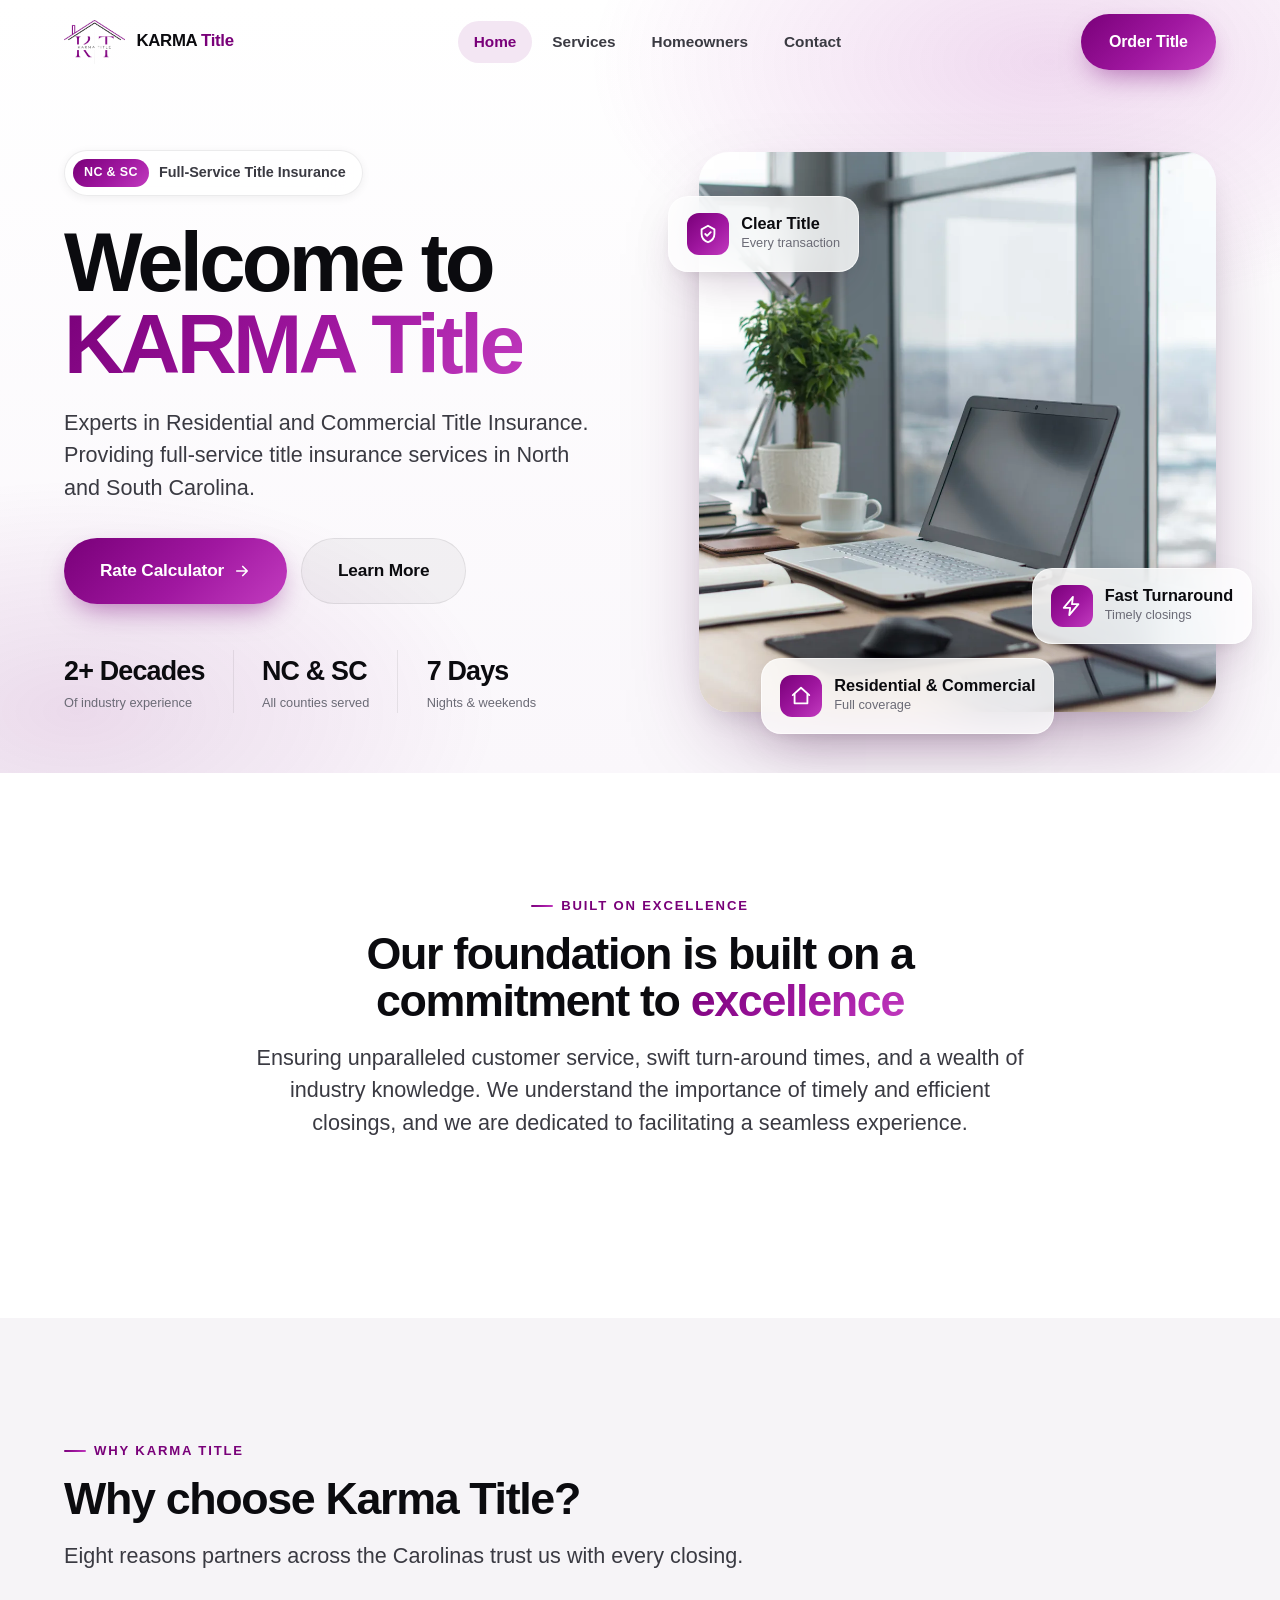
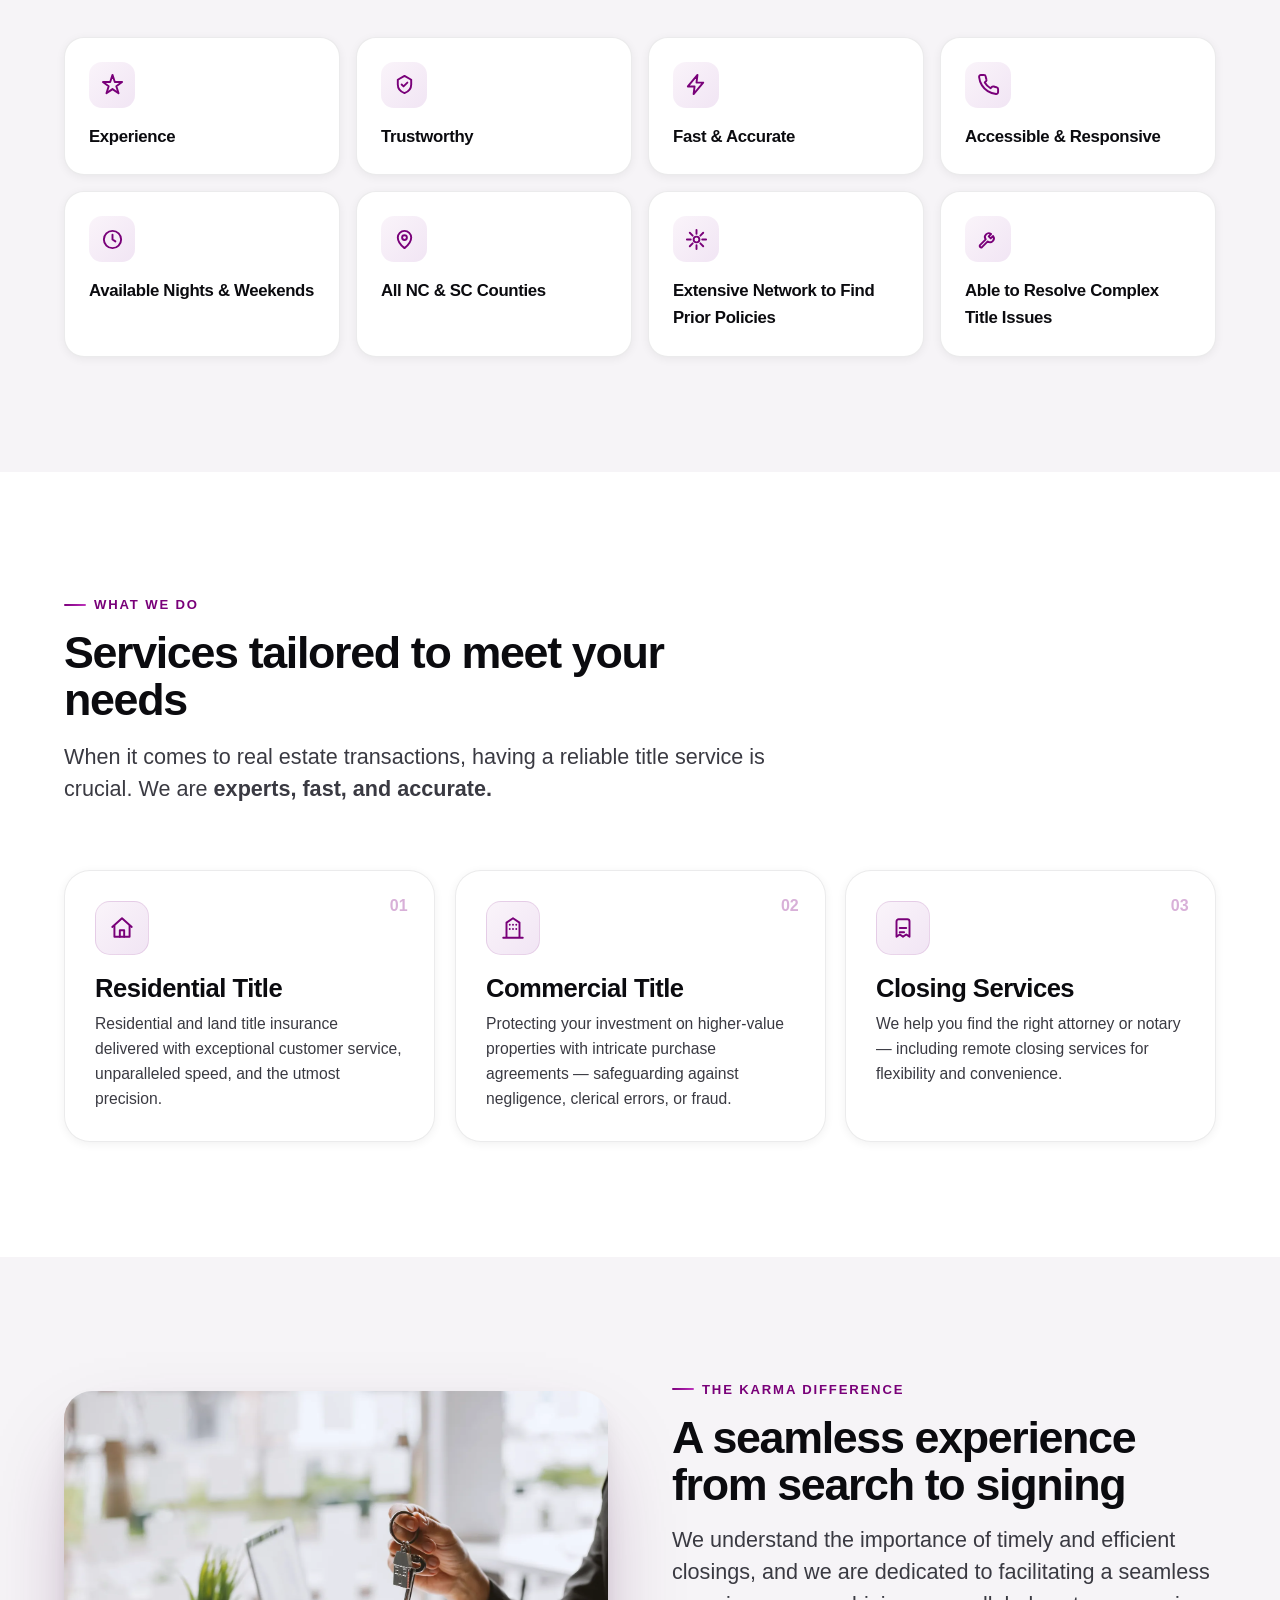
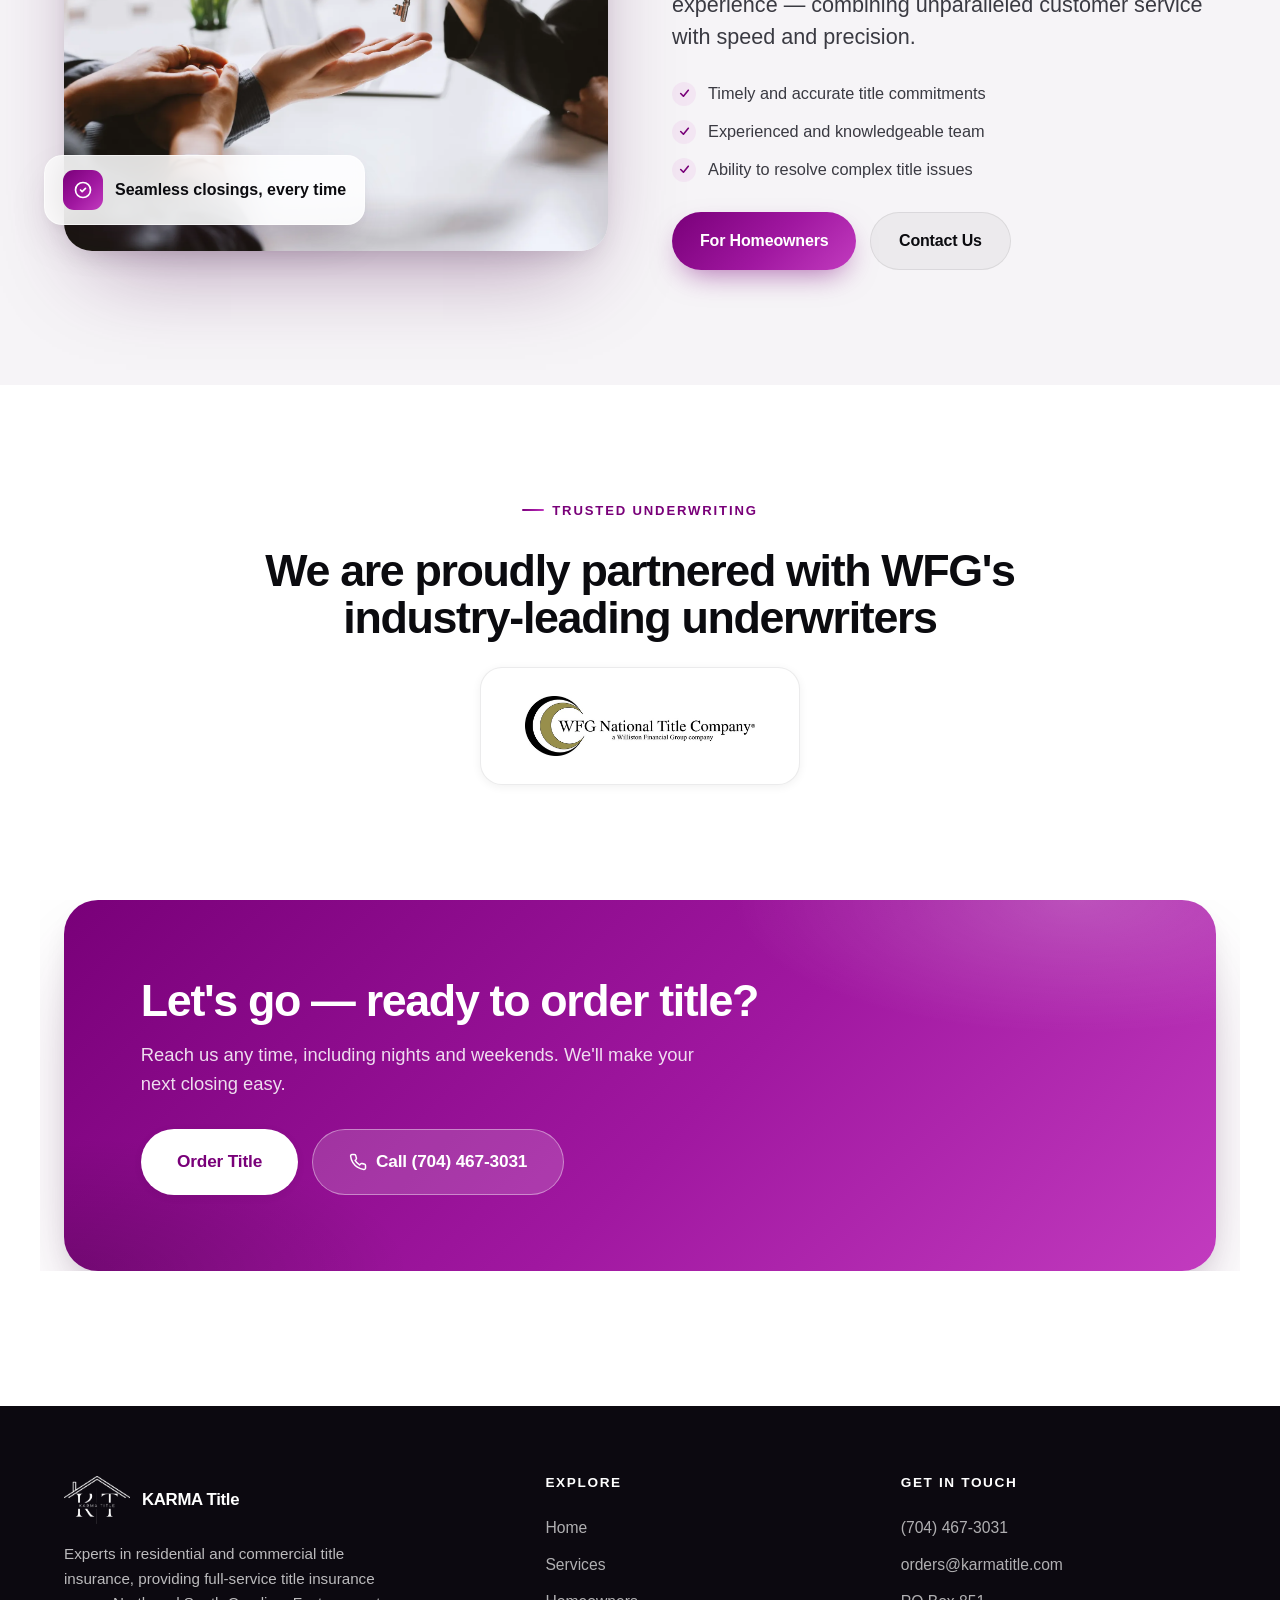
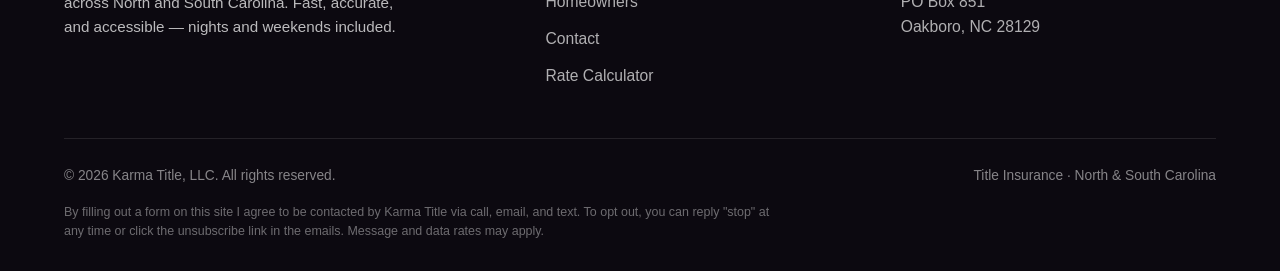
<file: index.html>
<!DOCTYPE html>
<html lang="en">
<head>
<meta charset="UTF-8" />
<meta name="viewport" content="width=device-width, initial-scale=1.0" />
<title>Karma Title, LLC | Title Insurance in North &amp; South Carolina</title>
<meta name="description" content="Karma Title provides full-service residential and commercial title insurance in North and South Carolina. Experts. Fast. Accurate. Available nights and weekends." />
<link rel="canonical" href="https://www.karmatitle.com/" />
<meta property="og:title" content="Karma Title, LLC | Title Insurance" />
<meta property="og:description" content="Experts in Residential and Commercial Title Insurance across NC &amp; SC." />
<meta property="og:type" content="website" />
<link rel="icon" type="image/png" href="assets/img/favicon.png" />
<link rel="apple-touch-icon" href="assets/img/favicon.png" />
<link rel="preconnect" href="https://fonts.googleapis.com" />
<link rel="stylesheet" href="assets/css/styles.css" />
</head>
<body>

<!-- ============ HEADER ============ -->
<header class="header">
  <div class="wrap nav">
    <a href="index.html" class="brand" aria-label="Karma Title home">
      <img src="assets/img/logo.png" alt="Karma Title logo" />
      <span class="brand-name">KARMA <b>Title</b></span>
    </a>
    <nav class="nav-links" aria-label="Primary">
      <a href="index.html" class="active">Home</a>
      <a href="services.html">Services</a>
      <a href="homeowners.html">Homeowners</a>
      <a href="contact.html">Contact</a>
    </nav>
    <div class="nav-cta">
      <a href="mailto:orders@karmatitle.com?subject=Karma%20Title%20Order" class="btn btn-primary btn-desktop">Order Title</a>
      <button class="nav-toggle" aria-label="Toggle menu" aria-expanded="false"><span></span></button>
    </div>
  </div>
</header>

<!-- mobile menu -->
<div class="mobile-menu" aria-hidden="true">
  <a href="index.html">Home</a>
  <a href="services.html">Services</a>
  <a href="homeowners.html">Homeowners</a>
  <a href="contact.html">Contact</a>
  <a href="mailto:orders@karmatitle.com?subject=Karma%20Title%20Order" class="btn btn-primary">Order Title</a>
</div>

<main>

<!-- ============ HERO ============ -->
<section class="hero">
  <div class="hero-bg"></div>
  <div class="wrap">
    <div class="hero-grid">
      <div class="hero-copy">
        <span class="hero-tag reveal"><b>NC &amp; SC</b> Full-Service Title Insurance</span>
        <h1 class="display reveal d1">Welcome to <span class="gradient-text">KARMA Title</span></h1>
        <p class="lead reveal d2">Experts in Residential and Commercial Title Insurance. Providing full-service title insurance services in North and South Carolina.</p>
        <div class="btn-group reveal d3">
          <a href="https://rates.wfgnationaltitle.com/" target="_blank" rel="noopener" class="btn btn-primary btn-lg">
            Rate Calculator
            <svg viewBox="0 0 24 24" fill="none" stroke="currentColor" stroke-width="2.2"><path d="M5 12h14M13 6l6 6-6 6" stroke-linecap="round" stroke-linejoin="round"/></svg>
          </a>
          <a href="services.html" class="btn btn-ghost btn-lg">Learn More</a>
        </div>

        <div class="trust reveal d4">
          <div class="stat"><b>2+ Decades</b><span>Of industry experience</span></div>
          <div class="divider"></div>
          <div class="stat"><b>NC &amp; SC</b><span>All counties served</span></div>
          <div class="divider"></div>
          <div class="stat"><b>7 Days</b><span>Nights &amp; weekends</span></div>
        </div>
      </div>

      <div class="hero-visual reveal d2">
        <div class="hero-photo">
          <picture>
            <source srcset="assets/img/office-view.webp" type="image/webp" />
            <img src="assets/img/office-view.jpg" alt="Modern office with a city view" loading="eager" />
          </picture>
        </div>
        <div class="float-card fc-1 float-anim">
          <div class="ic"><svg viewBox="0 0 24 24" fill="none" stroke="currentColor" stroke-width="2"><path d="M9 12l2 2 4-4" stroke-linecap="round" stroke-linejoin="round"/><path d="M12 3l7 4v5c0 4.5-3 7.5-7 9-4-1.5-7-4.5-7-9V7l7-4z" stroke-linejoin="round"/></svg></div>
          <div><div class="t">Clear Title</div><div class="s">Every transaction</div></div>
        </div>
        <div class="float-card fc-2 float-anim slow delay">
          <div class="ic"><svg viewBox="0 0 24 24" fill="none" stroke="currentColor" stroke-width="2"><path d="M13 2L3 14h7l-1 8 10-12h-7l1-8z" stroke-linejoin="round"/></svg></div>
          <div><div class="t">Fast Turnaround</div><div class="s">Timely closings</div></div>
        </div>
        <div class="float-card fc-3 float-anim delay">
          <div class="ic"><svg viewBox="0 0 24 24" fill="none" stroke="currentColor" stroke-width="2"><path d="M3 11l9-8 9 8" stroke-linecap="round" stroke-linejoin="round"/><path d="M5 10v10h14V10" stroke-linecap="round" stroke-linejoin="round"/></svg></div>
          <div><div class="t">Residential &amp; Commercial</div><div class="s">Full coverage</div></div>
        </div>
      </div>
    </div>
  </div>
</section>

<!-- ============ INTRO ============ -->
<section class="section-pad">
  <div class="wrap center section-head" style="max-width:820px;">
    <span class="eyebrow reveal">Built on excellence</span>
    <h2 class="h2 reveal d1" style="margin-top:14px;">Our foundation is built on a commitment to <span class="gradient-text">excellence</span></h2>
    <p class="lead reveal d2">Ensuring unparalleled customer service, swift turn-around times, and a wealth of industry knowledge. We understand the importance of timely and efficient closings, and we are dedicated to facilitating a seamless experience.</p>
  </div>
</section>

<!-- ============ WHY CHOOSE ============ -->
<section class="section-pad" style="background:var(--bg-soft);">
  <div class="wrap">
    <div class="section-head reveal">
      <span class="eyebrow">Why Karma Title</span>
      <h2 class="h2" style="margin-top:14px;">Why choose Karma Title?</h2>
      <p class="lead">Eight reasons partners across the Carolinas trust us with every closing.</p>
    </div>
    <div class="why-grid">
      <div class="why-item reveal">
        <div class="ic"><svg viewBox="0 0 24 24" fill="none" stroke="currentColor" stroke-width="2"><path d="M12 2l2.4 7.4H22l-6 4.4 2.3 7.4L12 16.8 5.7 21.2 8 13.8 2 9.4h7.6z" stroke-linejoin="round"/></svg></div>
        <b>Experience</b>
      </div>
      <div class="why-item reveal d1">
        <div class="ic"><svg viewBox="0 0 24 24" fill="none" stroke="currentColor" stroke-width="2"><path d="M12 3l7 4v5c0 4.5-3 7.5-7 9-4-1.5-7-4.5-7-9V7l7-4z" stroke-linejoin="round"/><path d="M9 12l2 2 4-4" stroke-linecap="round" stroke-linejoin="round"/></svg></div>
        <b>Trustworthy</b>
      </div>
      <div class="why-item reveal d2">
        <div class="ic"><svg viewBox="0 0 24 24" fill="none" stroke="currentColor" stroke-width="2"><path d="M13 2L3 14h7l-1 8 10-12h-7l1-8z" stroke-linejoin="round"/></svg></div>
        <b>Fast &amp; Accurate</b>
      </div>
      <div class="why-item reveal d3">
        <div class="ic"><svg viewBox="0 0 24 24" fill="none" stroke="currentColor" stroke-width="2"><path d="M22 16.9v3a2 2 0 01-2.2 2 19.8 19.8 0 01-8.6-3 19.5 19.5 0 01-6-6 19.8 19.8 0 01-3-8.6A2 2 0 014.1 2h3a2 2 0 012 1.7c.1 1 .4 1.9.7 2.8a2 2 0 01-.4 2.1L8.1 9.9a16 16 0 006 6l1.3-1.3a2 2 0 012.1-.5c.9.3 1.8.6 2.8.7a2 2 0 011.7 2z" stroke-linejoin="round"/></svg></div>
        <b>Accessible &amp; Responsive</b>
      </div>
      <div class="why-item reveal">
        <div class="ic"><svg viewBox="0 0 24 24" fill="none" stroke="currentColor" stroke-width="2"><circle cx="12" cy="12" r="9"/><path d="M12 7v5l3 2" stroke-linecap="round" stroke-linejoin="round"/></svg></div>
        <b>Available Nights &amp; Weekends</b>
      </div>
      <div class="why-item reveal d1">
        <div class="ic"><svg viewBox="0 0 24 24" fill="none" stroke="currentColor" stroke-width="2"><path d="M12 21s-7-5.2-7-11a7 7 0 0114 0c0 5.8-7 11-7 11z" stroke-linejoin="round"/><circle cx="12" cy="10" r="2.5"/></svg></div>
        <b>All NC &amp; SC Counties</b>
      </div>
      <div class="why-item reveal d2">
        <div class="ic"><svg viewBox="0 0 24 24" fill="none" stroke="currentColor" stroke-width="2"><circle cx="12" cy="12" r="3"/><path d="M2 12h4M18 12h4M12 2v4M12 18v4M5 5l3 3M16 16l3 3M19 5l-3 3M8 16l-3 3" stroke-linecap="round"/></svg></div>
        <b>Extensive Network to Find Prior Policies</b>
      </div>
      <div class="why-item reveal d3">
        <div class="ic"><svg viewBox="0 0 24 24" fill="none" stroke="currentColor" stroke-width="2"><path d="M14.7 6.3a4 4 0 00-5.6 5.6l-6 6a1.5 1.5 0 002.1 2.1l6-6a4 4 0 005.6-5.6l-2.5 2.5-2.1-2.1 2.5-2.5z" stroke-linejoin="round"/></svg></div>
        <b>Able to Resolve Complex Title Issues</b>
      </div>
    </div>
  </div>
</section>

<!-- ============ SERVICES PREVIEW ============ -->
<section class="section-pad">
  <div class="wrap">
    <div class="section-head reveal">
      <span class="eyebrow">What we do</span>
      <h2 class="h2" style="margin-top:14px;">Services tailored to meet your needs</h2>
      <p class="lead">When it comes to real estate transactions, having a reliable title service is crucial. We are <b>experts, fast, and accurate.</b></p>
    </div>
    <div class="cards c-3">
      <a href="services.html" class="card reveal" data-tilt style="transform-style:preserve-3d;">
        <span class="num">01</span>
        <div class="ic"><svg viewBox="0 0 24 24" fill="none" stroke="currentColor" stroke-width="1.8"><path d="M3 11l9-8 9 8" stroke-linecap="round" stroke-linejoin="round"/><path d="M5 10v10h14V10" stroke-linecap="round" stroke-linejoin="round"/><path d="M10 20v-6h4v6" stroke-linecap="round" stroke-linejoin="round"/></svg></div>
        <h3 class="h3">Residential Title</h3>
        <p>Residential and land title insurance delivered with exceptional customer service, unparalleled speed, and the utmost precision.</p>
      </a>
      <a href="services.html" class="card reveal d1" data-tilt style="transform-style:preserve-3d;">
        <span class="num">02</span>
        <div class="ic"><svg viewBox="0 0 24 24" fill="none" stroke="currentColor" stroke-width="1.8"><path d="M3 21h18M6 21V7l6-4 6 4v14" stroke-linecap="round" stroke-linejoin="round"/><path d="M9 9h.01M12 9h.01M15 9h.01M9 13h.01M12 13h.01M15 13h.01" stroke-linecap="round"/></svg></div>
        <h3 class="h3">Commercial Title</h3>
        <p>Protecting your investment on higher-value properties with intricate purchase agreements — safeguarding against negligence, clerical errors, or fraud.</p>
      </a>
      <a href="services.html" class="card reveal d2" data-tilt style="transform-style:preserve-3d;">
        <span class="num">03</span>
        <div class="ic"><svg viewBox="0 0 24 24" fill="none" stroke="currentColor" stroke-width="1.8"><path d="M9 12h6M9 16h4M8 4h8a2 2 0 012 2v14l-3-2-3 2-3-2-3 2V6a2 2 0 012-2z" stroke-linecap="round" stroke-linejoin="round"/></svg></div>
        <h3 class="h3">Closing Services</h3>
        <p>We help you find the right attorney or notary — including remote closing services for flexibility and convenience.</p>
      </a>
    </div>
  </div>
</section>

<!-- ============ SPLIT FEATURE ============ -->
<section class="section-pad" style="background:var(--bg-soft);">
  <div class="wrap">
    <div class="split">
      <div class="split-media reveal">
        <div class="frame">
          <picture>
            <source srcset="assets/img/hero-key.webp" type="image/webp" />
            <img src="assets/img/hero-key.jpg" alt="Handing over the keys to a new home" />
          </picture>
        </div>
        <div class="badge float-anim slow">
          <div class="ic"><svg viewBox="0 0 24 24" fill="none" stroke="currentColor" stroke-width="2"><path d="M9 12l2 2 4-4" stroke-linecap="round" stroke-linejoin="round"/><circle cx="12" cy="12" r="9"/></svg></div>
          <span>Seamless closings, every&nbsp;time</span>
        </div>
      </div>
      <div class="split-copy reveal d1">
        <span class="eyebrow">The Karma difference</span>
        <h2 class="h2" style="margin-top:14px;">A seamless experience from search to signing</h2>
        <p class="lead" style="margin-top:16px;">We understand the importance of timely and efficient closings, and we are dedicated to facilitating a seamless experience — combining unparalleled customer service with speed and precision.</p>
        <ul class="split-list">
          <li><span class="ck"><svg viewBox="0 0 24 24" fill="none" stroke="currentColor" stroke-width="3"><path d="M5 12l5 5 9-11" stroke-linecap="round" stroke-linejoin="round"/></svg></span>Timely and accurate title commitments</li>
          <li><span class="ck"><svg viewBox="0 0 24 24" fill="none" stroke="currentColor" stroke-width="3"><path d="M5 12l5 5 9-11" stroke-linecap="round" stroke-linejoin="round"/></svg></span>Experienced and knowledgeable team</li>
          <li><span class="ck"><svg viewBox="0 0 24 24" fill="none" stroke="currentColor" stroke-width="3"><path d="M5 12l5 5 9-11" stroke-linecap="round" stroke-linejoin="round"/></svg></span>Ability to resolve complex title issues</li>
        </ul>
        <div class="btn-group" style="margin-top:30px;">
          <a href="homeowners.html" class="btn btn-primary">For Homeowners</a>
          <a href="contact.html" class="btn btn-ghost">Contact Us</a>
        </div>
      </div>
    </div>
  </div>
</section>

<!-- ============ PARTNER ============ -->
<section class="section-pad">
  <div class="wrap partner reveal">
    <span class="eyebrow">Trusted underwriting</span>
    <h2 class="h2 center" style="max-width:760px;">We are proudly partnered with WFG's industry-leading underwriters</h2>
    <div class="partner-logo float-anim slow">
      <img src="assets/img/wfg.jpg" alt="WFG National Title Company" />
    </div>
  </div>
</section>

<!-- ============ CTA BAND ============ -->
<section class="section-pad" style="padding-top:0;">
  <div class="wrap cta-band reveal">
    <div class="cta-inner">
      <h2 class="h2">Let's go — ready to order title?</h2>
      <p>Reach us any time, including nights and weekends. We'll make your next closing easy.</p>
      <div class="btn-group">
        <a href="mailto:orders@karmatitle.com?subject=Karma%20Title%20Order" class="btn btn-white btn-lg">Order Title</a>
        <a href="tel:+17044673031" class="btn btn-white btn-lg" style="background:rgba(255,255,255,.16);color:#fff;box-shadow:none;border:1px solid rgba(255,255,255,.4);">
          <svg viewBox="0 0 24 24" fill="none" stroke="currentColor" stroke-width="2"><path d="M22 16.9v3a2 2 0 01-2.2 2 19.8 19.8 0 01-8.6-3 19.5 19.5 0 01-6-6 19.8 19.8 0 01-3-8.6A2 2 0 014.1 2h3a2 2 0 012 1.7c.1 1 .4 1.9.7 2.8a2 2 0 01-.4 2.1L8.1 9.9a16 16 0 006 6l1.3-1.3a2 2 0 012.1-.5c.9.3 1.8.6 2.8.7a2 2 0 011.7 2z" stroke-linejoin="round"/></svg>
          Call (704) 467-3031
        </a>
      </div>
    </div>
  </div>
</section>

</main>

<!-- ============ FOOTER ============ -->
<footer class="footer">
  <div class="wrap">
    <div class="footer-grid">
      <div class="footer-brand">
        <a href="index.html" class="brand"><img src="assets/img/logo.png" alt="Karma Title logo" /><span class="brand-name">KARMA Title</span></a>
        <p class="footer-about">Experts in residential and commercial title insurance, providing full-service title insurance across North and South Carolina. Fast, accurate, and accessible — nights and weekends included.</p>
      </div>
      <div class="footer-col">
        <h4>Explore</h4>
        <a href="index.html">Home</a>
        <a href="services.html">Services</a>
        <a href="homeowners.html">Homeowners</a>
        <a href="contact.html">Contact</a>
        <a href="https://rates.wfgnationaltitle.com/" target="_blank" rel="noopener">Rate Calculator</a>
      </div>
      <div class="footer-col">
        <h4>Get in touch</h4>
        <a href="tel:+17044673031">(704) 467-3031</a>
        <a href="mailto:orders@karmatitle.com">orders@karmatitle.com</a>
        <p>PO Box 851<br/>Oakboro, NC 28129</p>
      </div>
    </div>
    <div class="footer-bottom">
      <span>© <span id="year">2026</span> Karma Title, LLC. All rights reserved.</span>
      <span>Title Insurance · North &amp; South Carolina</span>
    </div>
    <p class="footer-legal">By filling out a form on this site I agree to be contacted by Karma Title via call, email, and text. To opt out, you can reply "stop" at any time or click the unsubscribe link in the emails. Message and data rates may apply.</p>
  </div>
</footer>

<script src="assets/js/main.js"></script>
</body>
</html>
</file>
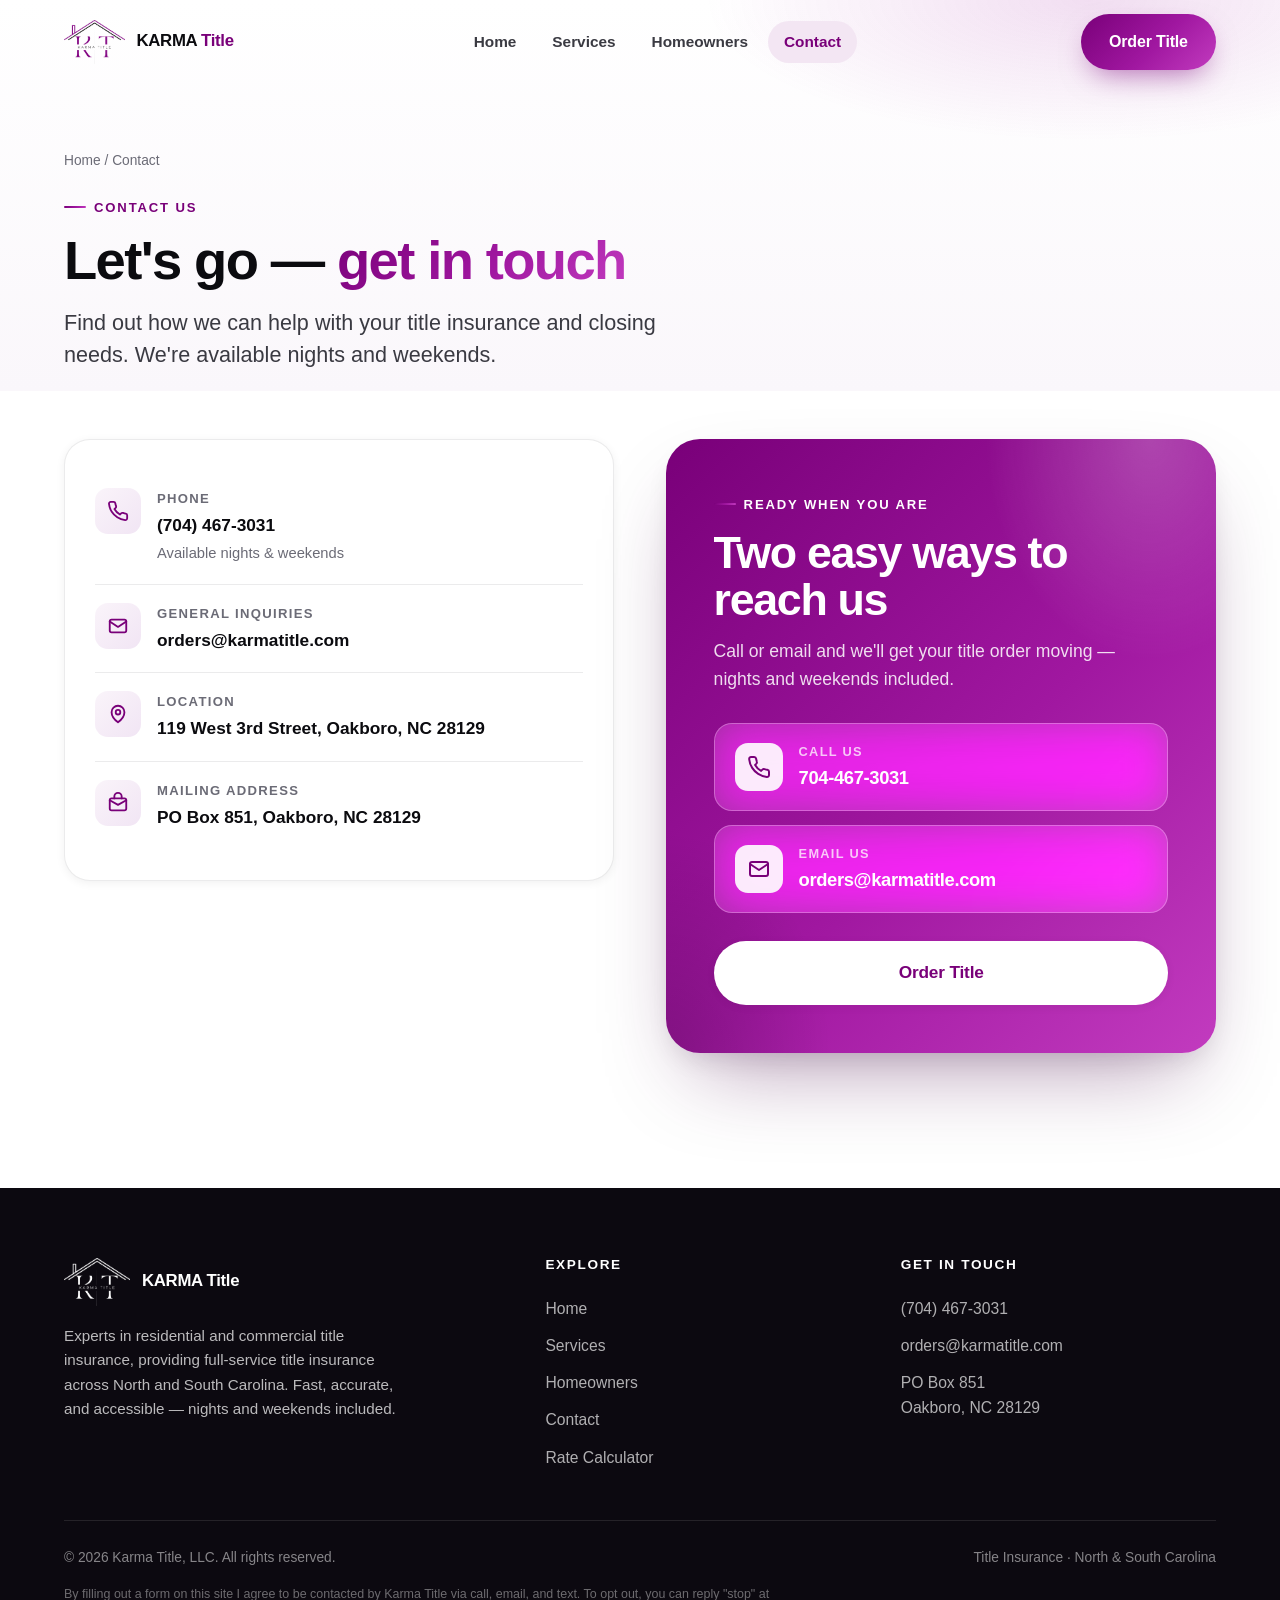
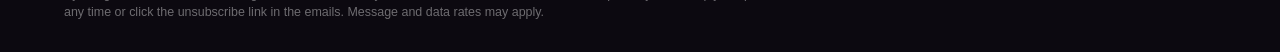
<file: contact.html>
<!DOCTYPE html>
<html lang="en">
<head>
<meta charset="UTF-8" />
<meta name="viewport" content="width=device-width, initial-scale=1.0" />
<title>Contact | Karma Title</title>
<meta name="description" content="Contact Karma Title LLC today to find out how we can help with your title insurance and closing needs in North and South Carolina." />
<link rel="canonical" href="https://www.karmatitle.com/contactus" />
<meta property="og:title" content="Contact | Karma Title" />
<link rel="icon" type="image/png" href="assets/img/favicon.png" />
<link rel="stylesheet" href="assets/css/styles.css" />
</head>
<body>

<header class="header">
  <div class="wrap nav">
    <a href="index.html" class="brand" aria-label="Karma Title home">
      <img src="assets/img/logo.png" alt="Karma Title logo" />
      <span class="brand-name">KARMA <b>Title</b></span>
    </a>
    <nav class="nav-links" aria-label="Primary">
      <a href="index.html">Home</a>
      <a href="services.html">Services</a>
      <a href="homeowners.html">Homeowners</a>
      <a href="contact.html" class="active">Contact</a>
    </nav>
    <div class="nav-cta">
      <a href="mailto:orders@karmatitle.com?subject=Karma%20Title%20Order" class="btn btn-primary btn-desktop">Order Title</a>
      <button class="nav-toggle" aria-label="Toggle menu" aria-expanded="false"><span></span></button>
    </div>
  </div>
</header>
<div class="mobile-menu" aria-hidden="true">
  <a href="index.html">Home</a>
  <a href="services.html">Services</a>
  <a href="homeowners.html">Homeowners</a>
  <a href="contact.html">Contact</a>
  <a href="mailto:orders@karmatitle.com?subject=Karma%20Title%20Order" class="btn btn-primary">Order Title</a>
</div>

<main>

<!-- PAGE HERO -->
<section class="page-hero">
  <div class="page-hero-bg"></div>
  <div class="wrap">
    <div class="breadcrumb reveal"><a href="index.html">Home</a> / Contact</div>
    <span class="eyebrow reveal">Contact Us</span>
    <h1 class="h1 reveal d1" style="margin-top:14px;max-width:760px;">Let's go — <span class="gradient-text">get in touch</span></h1>
    <p class="lead reveal d2">Find out how we can help with your title insurance and closing needs. We're available nights and weekends.</p>
  </div>
</section>

<!-- CONTACT GRID -->
<section class="section-pad" style="padding-top:48px;">
  <div class="wrap">
    <div class="contact-grid">

      <!-- INFO -->
      <div class="reveal">
        <div class="info-card">
          <div class="info-row">
            <div class="ic"><svg viewBox="0 0 24 24" fill="none" stroke="currentColor" stroke-width="2"><path d="M22 16.9v3a2 2 0 01-2.2 2 19.8 19.8 0 01-8.6-3 19.5 19.5 0 01-6-6 19.8 19.8 0 01-3-8.6A2 2 0 014.1 2h3a2 2 0 012 1.7c.1 1 .4 1.9.7 2.8a2 2 0 01-.4 2.1L8.1 9.9a16 16 0 006 6l1.3-1.3a2 2 0 012.1-.5c.9.3 1.8.6 2.8.7a2 2 0 011.7 2z" stroke-linejoin="round"/></svg></div>
            <div><b>Phone</b><a href="tel:+17044673031">(704) 467-3031</a><div class="sub">Available nights &amp; weekends</div></div>
          </div>
          <div class="info-row">
            <div class="ic"><svg viewBox="0 0 24 24" fill="none" stroke="currentColor" stroke-width="2"><rect x="3" y="5" width="18" height="14" rx="2"/><path d="M3 7l9 6 9-6" stroke-linecap="round" stroke-linejoin="round"/></svg></div>
            <div><b>General Inquiries</b><a href="mailto:orders@karmatitle.com">orders@karmatitle.com</a></div>
          </div>
          <div class="info-row">
            <div class="ic"><svg viewBox="0 0 24 24" fill="none" stroke="currentColor" stroke-width="2"><path d="M12 21s-7-5.2-7-11a7 7 0 0114 0c0 5.8-7 11-7 11z" stroke-linejoin="round"/><circle cx="12" cy="10" r="2.5"/></svg></div>
            <div><b>Location</b><p>119 West 3rd Street, Oakboro, NC 28129</p></div>
          </div>
          <div class="info-row">
            <div class="ic"><svg viewBox="0 0 24 24" fill="none" stroke="currentColor" stroke-width="2"><rect x="3" y="7" width="18" height="13" rx="2"/><path d="M3 9l9 5 9-5" stroke-linecap="round" stroke-linejoin="round"/><path d="M8 7V5a4 4 0 018 0v2" stroke-linecap="round"/></svg></div>
            <div><b>Mailing Address</b><p>PO Box 851, Oakboro, NC 28129</p></div>
          </div>
        </div>
      </div>

      <!-- ACTION CARD -->
      <div class="reveal d1">
        <div class="cta-inner" style="padding:clamp(32px,5vw,48px);height:100%;">
          <span class="eyebrow" style="color:#fff;">Ready when you are</span>
          <h2 class="h2" style="color:#fff;margin-top:14px;">Two easy ways to reach us</h2>
          <p style="color:rgba(255,255,255,.86);font-size:1.1rem;margin:14px 0 30px;max-width:420px;">Call or email and we'll get your title order moving — nights and weekends included.</p>
          <div class="reach">
            <a href="tel:+17044673031" class="reach-card">
              <div class="reach-ic"><svg viewBox="0 0 24 24" fill="none" stroke="currentColor" stroke-width="2"><path d="M22 16.9v3a2 2 0 01-2.2 2 19.8 19.8 0 01-8.6-3 19.5 19.5 0 01-6-6 19.8 19.8 0 01-3-8.6A2 2 0 014.1 2h3a2 2 0 012 1.7c.1 1 .4 1.9.7 2.8a2 2 0 01-.4 2.1L8.1 9.9a16 16 0 006 6l1.3-1.3a2 2 0 012.1-.5c.9.3 1.8.6 2.8.7a2 2 0 011.7 2z" stroke-linejoin="round"/></svg></div>
              <div><span>Call us</span><b>704-467-3031</b></div>
            </a>
            <a href="mailto:orders@karmatitle.com?subject=Karma%20Title%20Inquiry" class="reach-card">
              <div class="reach-ic"><svg viewBox="0 0 24 24" fill="none" stroke="currentColor" stroke-width="2"><rect x="3" y="5" width="18" height="14" rx="2"/><path d="M3 7l9 6 9-6" stroke-linecap="round" stroke-linejoin="round"/></svg></div>
              <div><span>Email us</span><b>orders@karmatitle.com</b></div>
            </a>
          </div>
          <a href="mailto:orders@karmatitle.com?subject=Karma%20Title%20Order" class="btn btn-white btn-lg" style="margin-top:28px;width:100%;">Order Title</a>
        </div>
      </div>

    </div>
  </div>
</section>

</main>

<footer class="footer">
  <div class="wrap">
    <div class="footer-grid">
      <div class="footer-brand">
        <a href="index.html" class="brand"><img src="assets/img/logo.png" alt="Karma Title logo" /><span class="brand-name">KARMA Title</span></a>
        <p class="footer-about">Experts in residential and commercial title insurance, providing full-service title insurance across North and South Carolina. Fast, accurate, and accessible — nights and weekends included.</p>
      </div>
      <div class="footer-col">
        <h4>Explore</h4>
        <a href="index.html">Home</a>
        <a href="services.html">Services</a>
        <a href="homeowners.html">Homeowners</a>
        <a href="contact.html">Contact</a>
        <a href="https://rates.wfgnationaltitle.com/" target="_blank" rel="noopener">Rate Calculator</a>
      </div>
      <div class="footer-col">
        <h4>Get in touch</h4>
        <a href="tel:+17044673031">(704) 467-3031</a>
        <a href="mailto:orders@karmatitle.com">orders@karmatitle.com</a>
        <p>PO Box 851<br/>Oakboro, NC 28129</p>
      </div>
    </div>
    <div class="footer-bottom">
      <span>© <span id="year">2026</span> Karma Title, LLC. All rights reserved.</span>
      <span>Title Insurance · North &amp; South Carolina</span>
    </div>
    <p class="footer-legal">By filling out a form on this site I agree to be contacted by Karma Title via call, email, and text. To opt out, you can reply "stop" at any time or click the unsubscribe link in the emails. Message and data rates may apply.</p>
  </div>
</footer>

<script src="assets/js/main.js"></script>
</body>
</html>
</file>
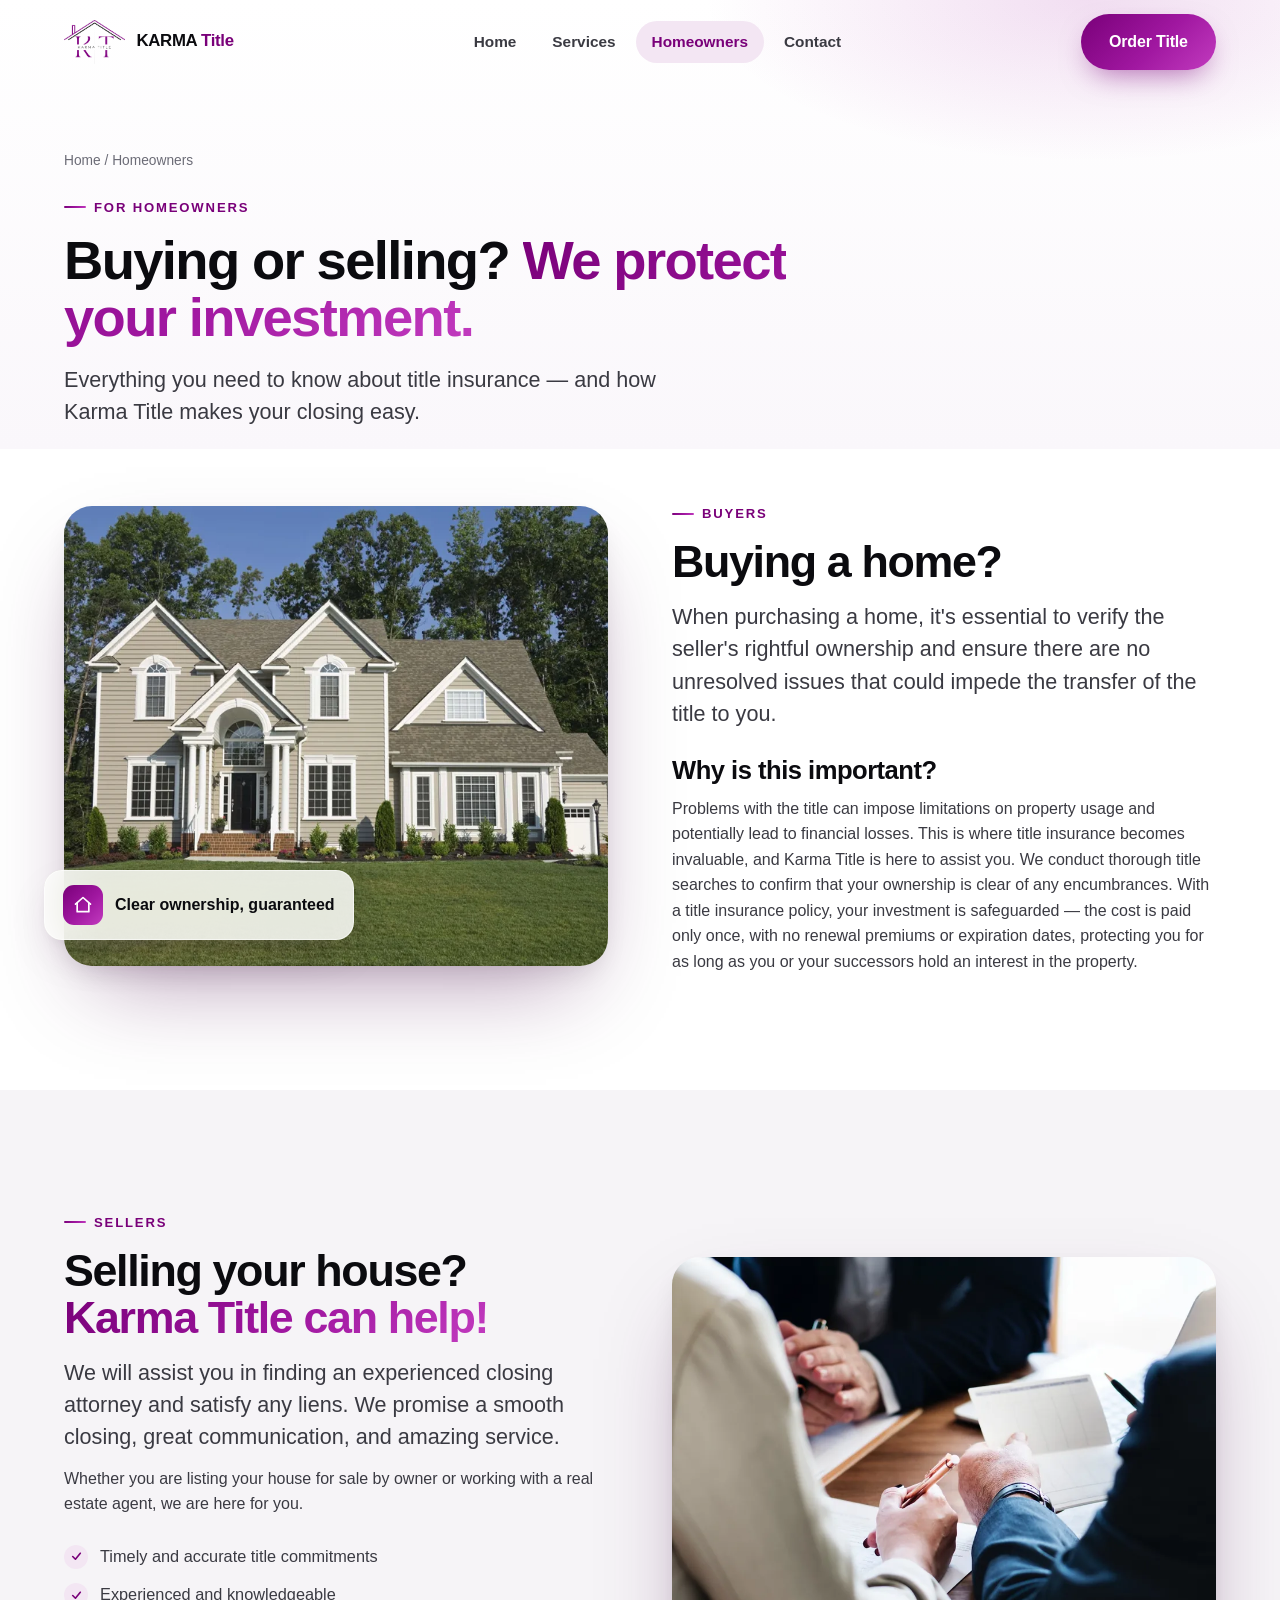
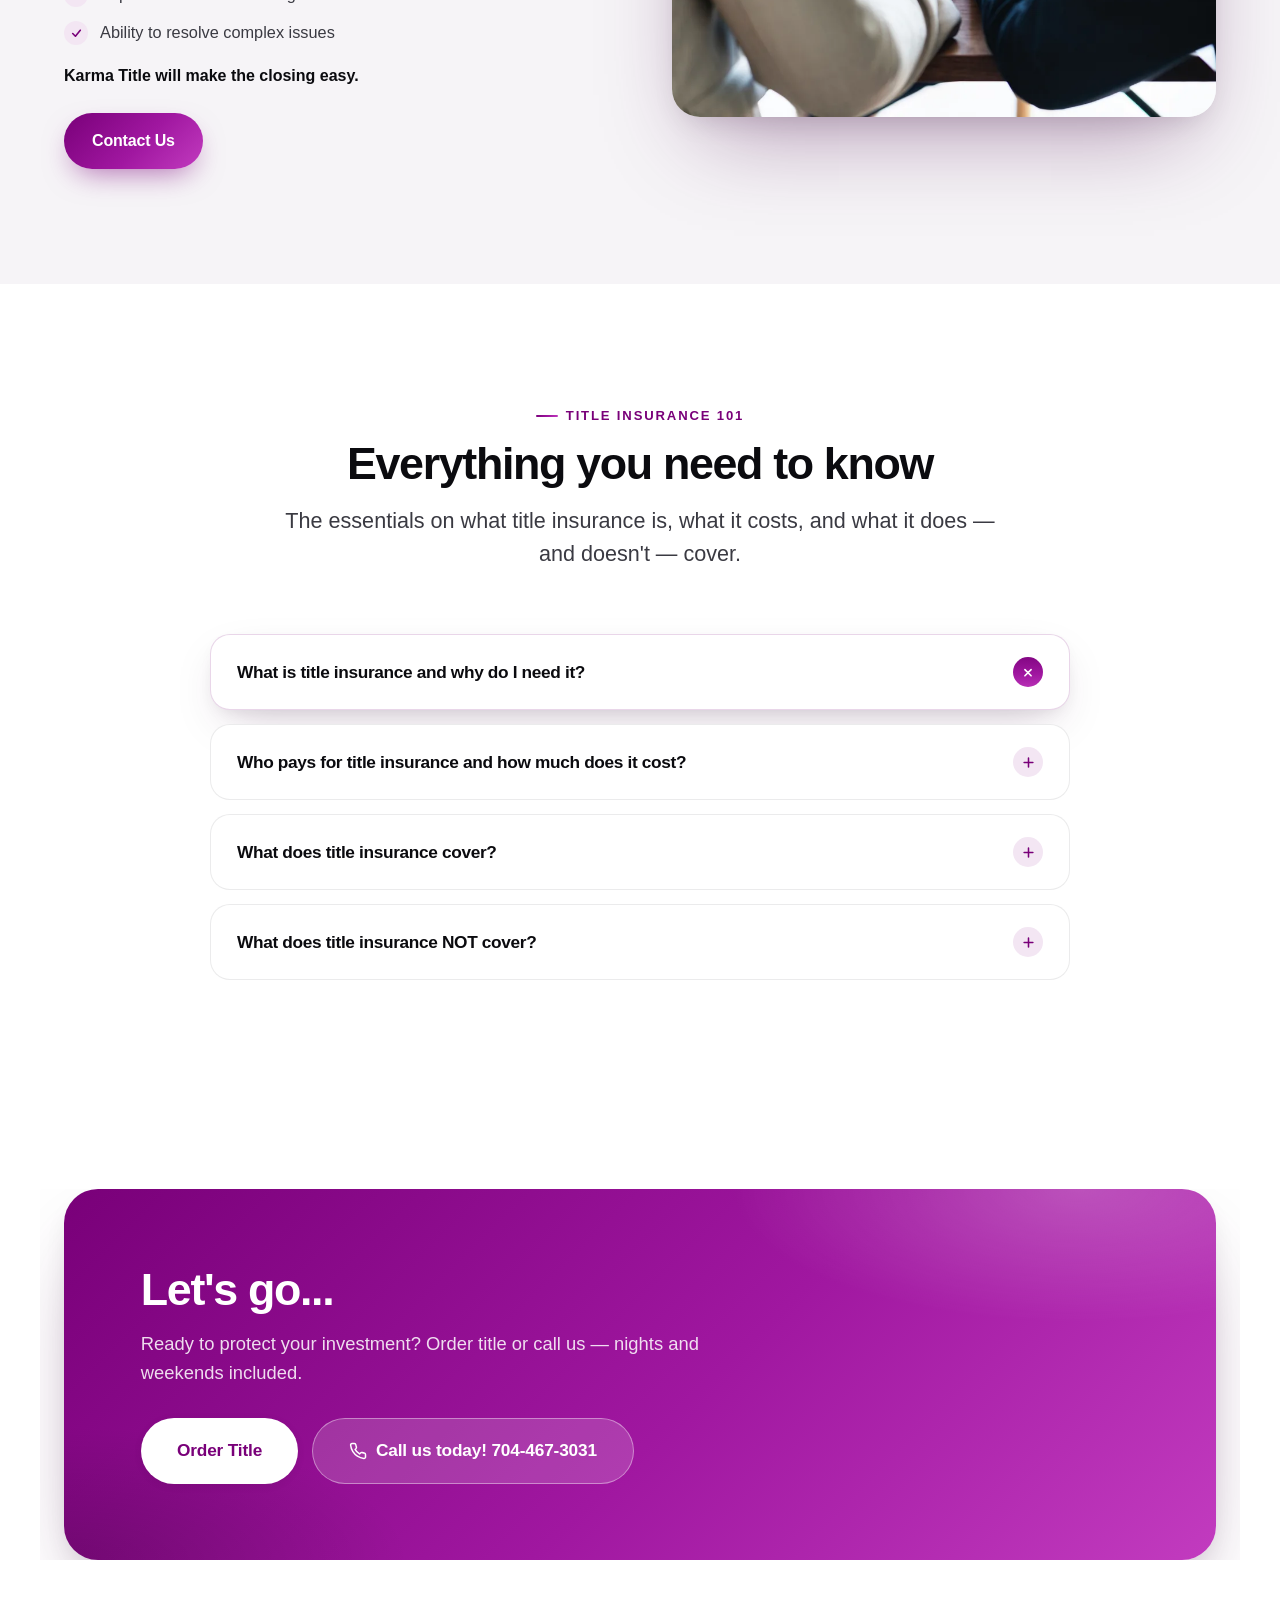
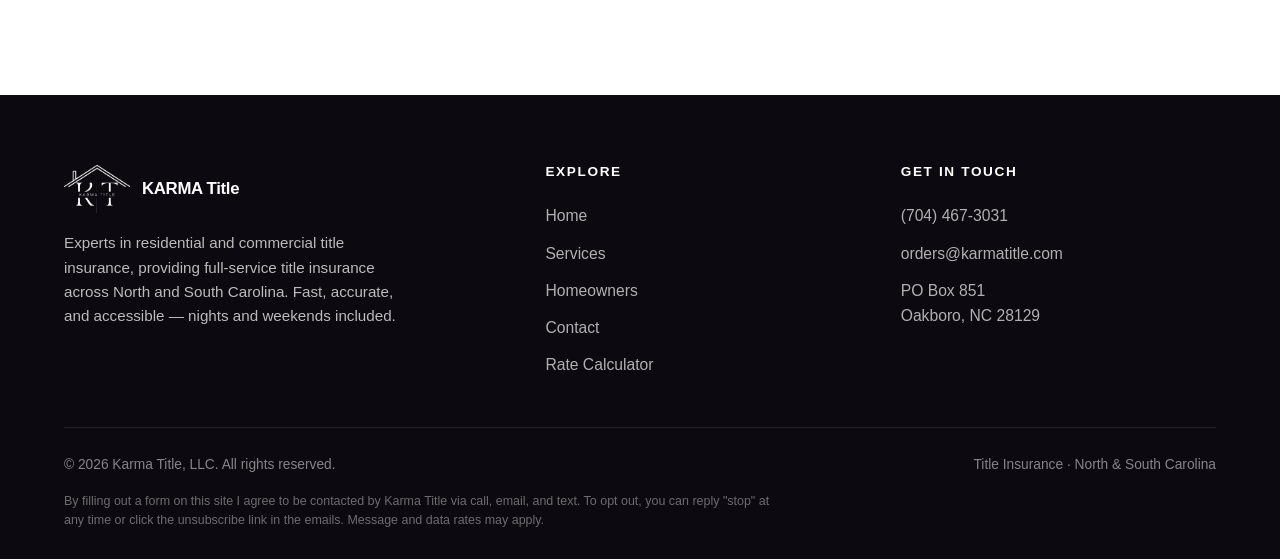
<file: homeowners.html>
<!DOCTYPE html>
<html lang="en">
<head>
<meta charset="UTF-8" />
<meta name="viewport" content="width=device-width, initial-scale=1.0" />
<title>Homeowners | Karma Title</title>
<meta name="description" content="Learn the importance and needs for title insurance for homeowners, buyers, and sellers in North and South Carolina." />
<link rel="canonical" href="https://www.karmatitle.com/homeowners" />
<meta property="og:title" content="Home Owners | Karma Title" />
<link rel="icon" type="image/png" href="assets/img/favicon.png" />
<link rel="stylesheet" href="assets/css/styles.css" />
</head>
<body>

<header class="header">
  <div class="wrap nav">
    <a href="index.html" class="brand" aria-label="Karma Title home">
      <img src="assets/img/logo.png" alt="Karma Title logo" />
      <span class="brand-name">KARMA <b>Title</b></span>
    </a>
    <nav class="nav-links" aria-label="Primary">
      <a href="index.html">Home</a>
      <a href="services.html">Services</a>
      <a href="homeowners.html" class="active">Homeowners</a>
      <a href="contact.html">Contact</a>
    </nav>
    <div class="nav-cta">
      <a href="mailto:orders@karmatitle.com?subject=Karma%20Title%20Order" class="btn btn-primary btn-desktop">Order Title</a>
      <button class="nav-toggle" aria-label="Toggle menu" aria-expanded="false"><span></span></button>
    </div>
  </div>
</header>
<div class="mobile-menu" aria-hidden="true">
  <a href="index.html">Home</a>
  <a href="services.html">Services</a>
  <a href="homeowners.html">Homeowners</a>
  <a href="contact.html">Contact</a>
  <a href="mailto:orders@karmatitle.com?subject=Karma%20Title%20Order" class="btn btn-primary">Order Title</a>
</div>

<main>

<!-- PAGE HERO -->
<section class="page-hero">
  <div class="page-hero-bg"></div>
  <div class="wrap">
    <div class="breadcrumb reveal"><a href="index.html">Home</a> / Homeowners</div>
    <span class="eyebrow reveal">For Homeowners</span>
    <h1 class="h1 reveal d1" style="margin-top:14px;max-width:820px;">Buying or selling? <span class="gradient-text">We protect your investment.</span></h1>
    <p class="lead reveal d2">Everything you need to know about title insurance — and how Karma Title makes your closing easy.</p>
  </div>
</section>

<!-- BUYERS -->
<section class="section-pad" style="padding-top:48px;">
  <div class="wrap">
    <div class="split">
      <div class="split-media reveal">
        <div class="frame">
          <picture><source srcset="assets/img/residential.webp" type="image/webp" /><img src="assets/img/residential.jpg" alt="A home ready for its new owners" /></picture>
        </div>
        <div class="badge float-anim slow">
          <div class="ic"><svg viewBox="0 0 24 24" fill="none" stroke="currentColor" stroke-width="2"><path d="M3 11l9-8 9 8" stroke-linecap="round" stroke-linejoin="round"/><path d="M5 10v10h14V10" stroke-linecap="round" stroke-linejoin="round"/></svg></div>
          <span>Clear ownership, guaranteed</span>
        </div>
      </div>
      <div class="split-copy reveal d1">
        <span class="eyebrow">Buyers</span>
        <h2 class="h2" style="margin-top:14px;">Buying a home?</h2>
        <p class="lead" style="margin-top:16px;">When purchasing a home, it's essential to verify the seller's rightful ownership and ensure there are no unresolved issues that could impede the transfer of the title to you.</p>
        <h3 class="h3" style="margin-top:26px;">Why is this important?</h3>
        <p style="margin-top:12px;color:var(--ink-soft);">Problems with the title can impose limitations on property usage and potentially lead to financial losses. This is where title insurance becomes invaluable, and Karma Title is here to assist you. We conduct thorough title searches to confirm that your ownership is clear of any encumbrances. With a title insurance policy, your investment is safeguarded — the cost is paid only once, with no renewal premiums or expiration dates, protecting you for as long as you or your successors hold an interest in the property.</p>
      </div>
    </div>
  </div>
</section>

<!-- SELLERS -->
<section class="section-pad" style="background:var(--bg-soft);">
  <div class="wrap">
    <div class="split rev">
      <div class="split-media reveal">
        <div class="frame">
          <picture><source srcset="assets/img/closing.webp" type="image/webp" /><img src="assets/img/closing.jpg" alt="Closing paperwork being signed" /></picture>
        </div>
      </div>
      <div class="split-copy reveal d1">
        <span class="eyebrow">Sellers</span>
        <h2 class="h2" style="margin-top:14px;">Selling your house? <span class="gradient-text">Karma Title can help!</span></h2>
        <p class="lead" style="margin-top:16px;">We will assist you in finding an experienced closing attorney and satisfy any liens. We promise a smooth closing, great communication, and amazing service.</p>
        <p style="margin-top:12px;color:var(--ink-soft);">Whether you are listing your house for sale by owner or working with a real estate agent, we are here for you.</p>
        <ul class="split-list">
          <li><span class="ck"><svg viewBox="0 0 24 24" fill="none" stroke="currentColor" stroke-width="3"><path d="M5 12l5 5 9-11" stroke-linecap="round" stroke-linejoin="round"/></svg></span>Timely and accurate title commitments</li>
          <li><span class="ck"><svg viewBox="0 0 24 24" fill="none" stroke="currentColor" stroke-width="3"><path d="M5 12l5 5 9-11" stroke-linecap="round" stroke-linejoin="round"/></svg></span>Experienced and knowledgeable</li>
          <li><span class="ck"><svg viewBox="0 0 24 24" fill="none" stroke="currentColor" stroke-width="3"><path d="M5 12l5 5 9-11" stroke-linecap="round" stroke-linejoin="round"/></svg></span>Ability to resolve complex issues</li>
        </ul>
        <p style="margin-top:18px;font-weight:600;">Karma Title will make the closing easy.</p>
        <div class="btn-group" style="margin-top:24px;">
          <a href="mailto:orders@karmatitle.com?subject=Karma%20Title%20-%20Selling" class="btn btn-primary">Contact Us</a>
        </div>
      </div>
    </div>
  </div>
</section>

<!-- EDUCATION ACCORDION -->
<section class="section-pad">
  <div class="wrap">
    <div class="section-head center reveal">
      <span class="eyebrow">Title Insurance 101</span>
      <h2 class="h2" style="margin-top:14px;">Everything you need to know</h2>
      <p class="lead">The essentials on what title insurance is, what it costs, and what it does — and doesn't — cover.</p>
    </div>

    <div class="accordion reveal d1">
      <div class="acc-item open">
        <button class="acc-head" aria-expanded="true"><span>What is title insurance and why do I need it?</span><span class="acc-ico"><svg viewBox="0 0 24 24" fill="none" stroke="currentColor" stroke-width="2.5"><path d="M12 5v14M5 12h14" stroke-linecap="round"/></svg></span></button>
        <div class="acc-body">
          <div class="acc-body-inner">
            <p>Title insurance is crucial when purchasing a home. While there are various insurances and third-party services to consider, many buyers overlook the importance of title insurance. This type of insurance protects both you and your mortgage lender from losses stemming from defects in the property's title. Such defects can range from improperly recorded documents to forgery, easements, or encroachments.</p>
            <p style="margin-top:12px;">Furthermore, title insurance is not just important but required to protect your interest in the property. If someone were to claim ownership interest or if a defect were discovered, title insurance would shield you from any resulting losses. Without it, you could face significant financial liabilities — potentially losing hundreds of thousands of dollars and even risking the loss of your home.</p>
          </div>
        </div>
      </div>

      <div class="acc-item">
        <button class="acc-head" aria-expanded="false"><span>Who pays for title insurance and how much does it cost?</span><span class="acc-ico"><svg viewBox="0 0 24 24" fill="none" stroke="currentColor" stroke-width="2.5"><path d="M12 5v14M5 12h14" stroke-linecap="round"/></svg></span></button>
        <div class="acc-body">
          <div class="acc-body-inner">
            <p>Title insurance is a one-time, up-front fee — not an ongoing expense. An owner's policy is based on the home's purchase price, while a lender's policy is based on the loan amount. Both policies together usually cost about 0.5% to 1.0% of the home's purchase price, or $1,500 to $3,000 on a $300,000 home, according to ALTA.</p>
            <p style="margin-top:12px;">In North and South Carolina, the price for title insurance is the same no matter which title insurance company you use. However, it is important to make sure you are using a reputable company with experienced underwriters. You can get an estimate of what title insurance costs in your area using the rate calculator on our home page.</p>
            <p style="margin-top:12px;"><b>Who pays for title insurance?</b> The buyer pays for the lender's title insurance policy as part of their closing costs. Either the buyer or seller can pay for the owner's policy on behalf of the buyer. Local real estate custom often determines who pays. Buying an owner's policy at the same time as a lender's policy can reduce the cost of the owner's policy through what's called a "simultaneous issue charge."</p>
          </div>
        </div>
      </div>

      <div class="acc-item">
        <button class="acc-head" aria-expanded="false"><span>What does title insurance cover?</span><span class="acc-ico"><svg viewBox="0 0 24 24" fill="none" stroke="currentColor" stroke-width="2.5"><path d="M12 5v14M5 12h14" stroke-linecap="round"/></svg></span></button>
        <div class="acc-body">
          <div class="acc-body-inner">
            <p>A title insurance policy covers underlying issues with a property's title that might have been missed before you bought the home. Basically, it comes in handy if the public record search conducted by the title company failed to catch any liens or ownership disputes. These are some of the issues an owner's title policy can protect you against:</p>
            <ul>
              <li>Property survey errors</li>
              <li>Boundary disputes</li>
              <li>Errors on the property deed</li>
              <li>Building code violations by a previous owner</li>
              <li>Conflicting wills</li>
              <li>Claims by an ex-spouse who didn't sign off on the sale</li>
              <li>Forged documents</li>
              <li>Liens from contractors, taxing entities or previous lenders</li>
              <li>Encroachments</li>
              <li>Improperly recorded documents</li>
            </ul>
          </div>
        </div>
      </div>

      <div class="acc-item">
        <button class="acc-head" aria-expanded="false"><span>What does title insurance NOT cover?</span><span class="acc-ico"><svg viewBox="0 0 24 24" fill="none" stroke="currentColor" stroke-width="2.5"><path d="M12 5v14M5 12h14" stroke-linecap="round"/></svg></span></button>
        <div class="acc-body">
          <div class="acc-body-inner">
            <p>Title insurance doesn't protect homeowners against all possible infringements on their property rights. For example, it doesn't protect you against title problems caused by your own actions, such as failing to pay the company that replaced your roof or failing to pay your property taxes. It also doesn't protect against eminent domain, which is when a government seizes private property for an ostensibly public purpose.</p>
            <p style="margin-top:12px;">In short, it doesn't protect against issues newly created after you buy the property. It protects against issues that might have affected your decision to purchase the property had you known about them at the time.</p>
          </div>
        </div>
      </div>
    </div>

    <div class="center" style="margin-top:36px;">
      <a href="mailto:orders@karmatitle.com?subject=Standard%20vs%20Expanded%20Coverage" class="btn btn-ghost reveal">Learn more about Standard vs Expanded Coverage for Homeowners</a>
    </div>
  </div>
</section>

<!-- CTA -->
<section class="section-pad" style="padding-top:0;">
  <div class="wrap cta-band reveal">
    <div class="cta-inner">
      <h2 class="h2">Let's go...</h2>
      <p>Ready to protect your investment? Order title or call us — nights and weekends included.</p>
      <div class="btn-group">
        <a href="mailto:orders@karmatitle.com?subject=Karma%20Title%20Order" class="btn btn-white btn-lg">Order Title</a>
        <a href="tel:+17044673031" class="btn btn-white btn-lg" style="background:rgba(255,255,255,.16);color:#fff;box-shadow:none;border:1px solid rgba(255,255,255,.4);">
          <svg viewBox="0 0 24 24" fill="none" stroke="currentColor" stroke-width="2"><path d="M22 16.9v3a2 2 0 01-2.2 2 19.8 19.8 0 01-8.6-3 19.5 19.5 0 01-6-6 19.8 19.8 0 01-3-8.6A2 2 0 014.1 2h3a2 2 0 012 1.7c.1 1 .4 1.9.7 2.8a2 2 0 01-.4 2.1L8.1 9.9a16 16 0 006 6l1.3-1.3a2 2 0 012.1-.5c.9.3 1.8.6 2.8.7a2 2 0 011.7 2z" stroke-linejoin="round"/></svg>
          Call us today! 704-467-3031
        </a>
      </div>
    </div>
  </div>
</section>

</main>

<footer class="footer">
  <div class="wrap">
    <div class="footer-grid">
      <div class="footer-brand">
        <a href="index.html" class="brand"><img src="assets/img/logo.png" alt="Karma Title logo" /><span class="brand-name">KARMA Title</span></a>
        <p class="footer-about">Experts in residential and commercial title insurance, providing full-service title insurance across North and South Carolina. Fast, accurate, and accessible — nights and weekends included.</p>
      </div>
      <div class="footer-col">
        <h4>Explore</h4>
        <a href="index.html">Home</a>
        <a href="services.html">Services</a>
        <a href="homeowners.html">Homeowners</a>
        <a href="contact.html">Contact</a>
        <a href="https://rates.wfgnationaltitle.com/" target="_blank" rel="noopener">Rate Calculator</a>
      </div>
      <div class="footer-col">
        <h4>Get in touch</h4>
        <a href="tel:+17044673031">(704) 467-3031</a>
        <a href="mailto:orders@karmatitle.com">orders@karmatitle.com</a>
        <p>PO Box 851<br/>Oakboro, NC 28129</p>
      </div>
    </div>
    <div class="footer-bottom">
      <span>© <span id="year">2026</span> Karma Title, LLC. All rights reserved.</span>
      <span>Title Insurance · North &amp; South Carolina</span>
    </div>
    <p class="footer-legal">By filling out a form on this site I agree to be contacted by Karma Title via call, email, and text. To opt out, you can reply "stop" at any time or click the unsubscribe link in the emails. Message and data rates may apply.</p>
  </div>
</footer>

<script src="assets/js/main.js"></script>
</body>
</html>
</file>
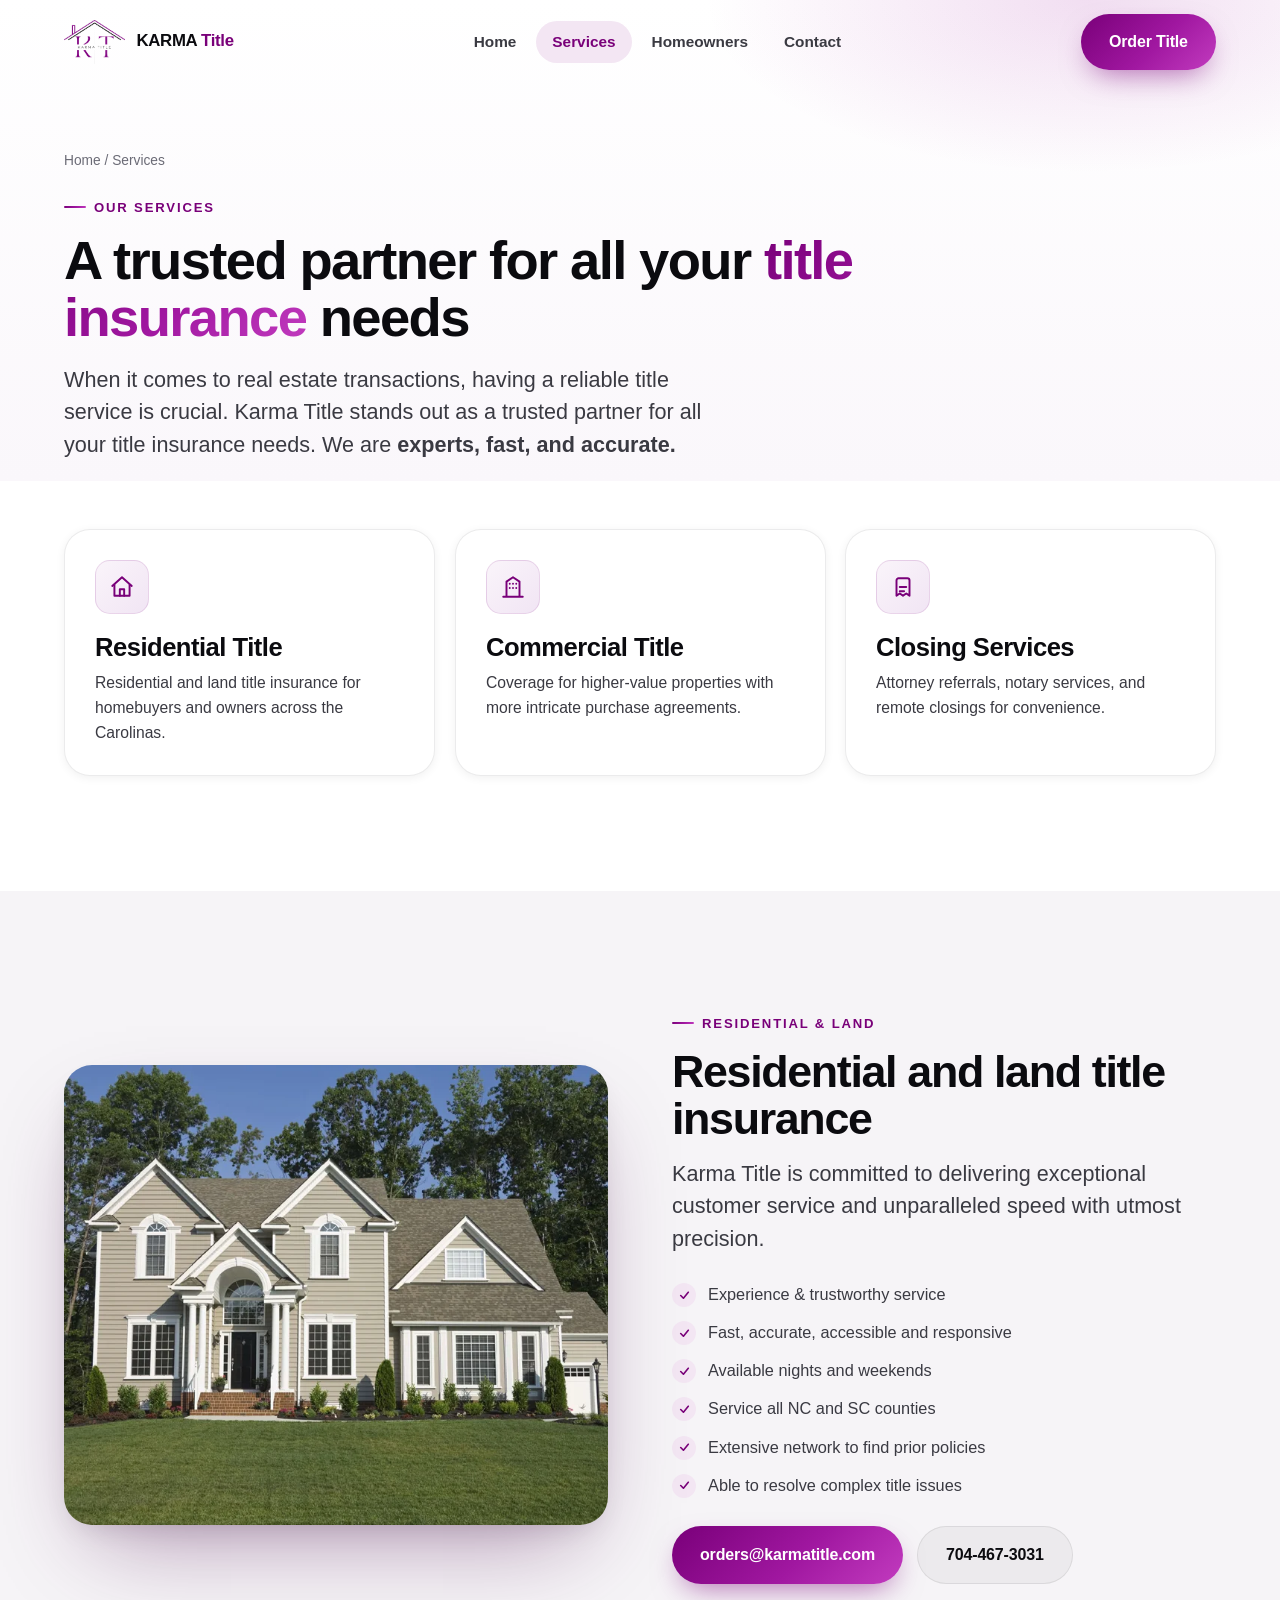
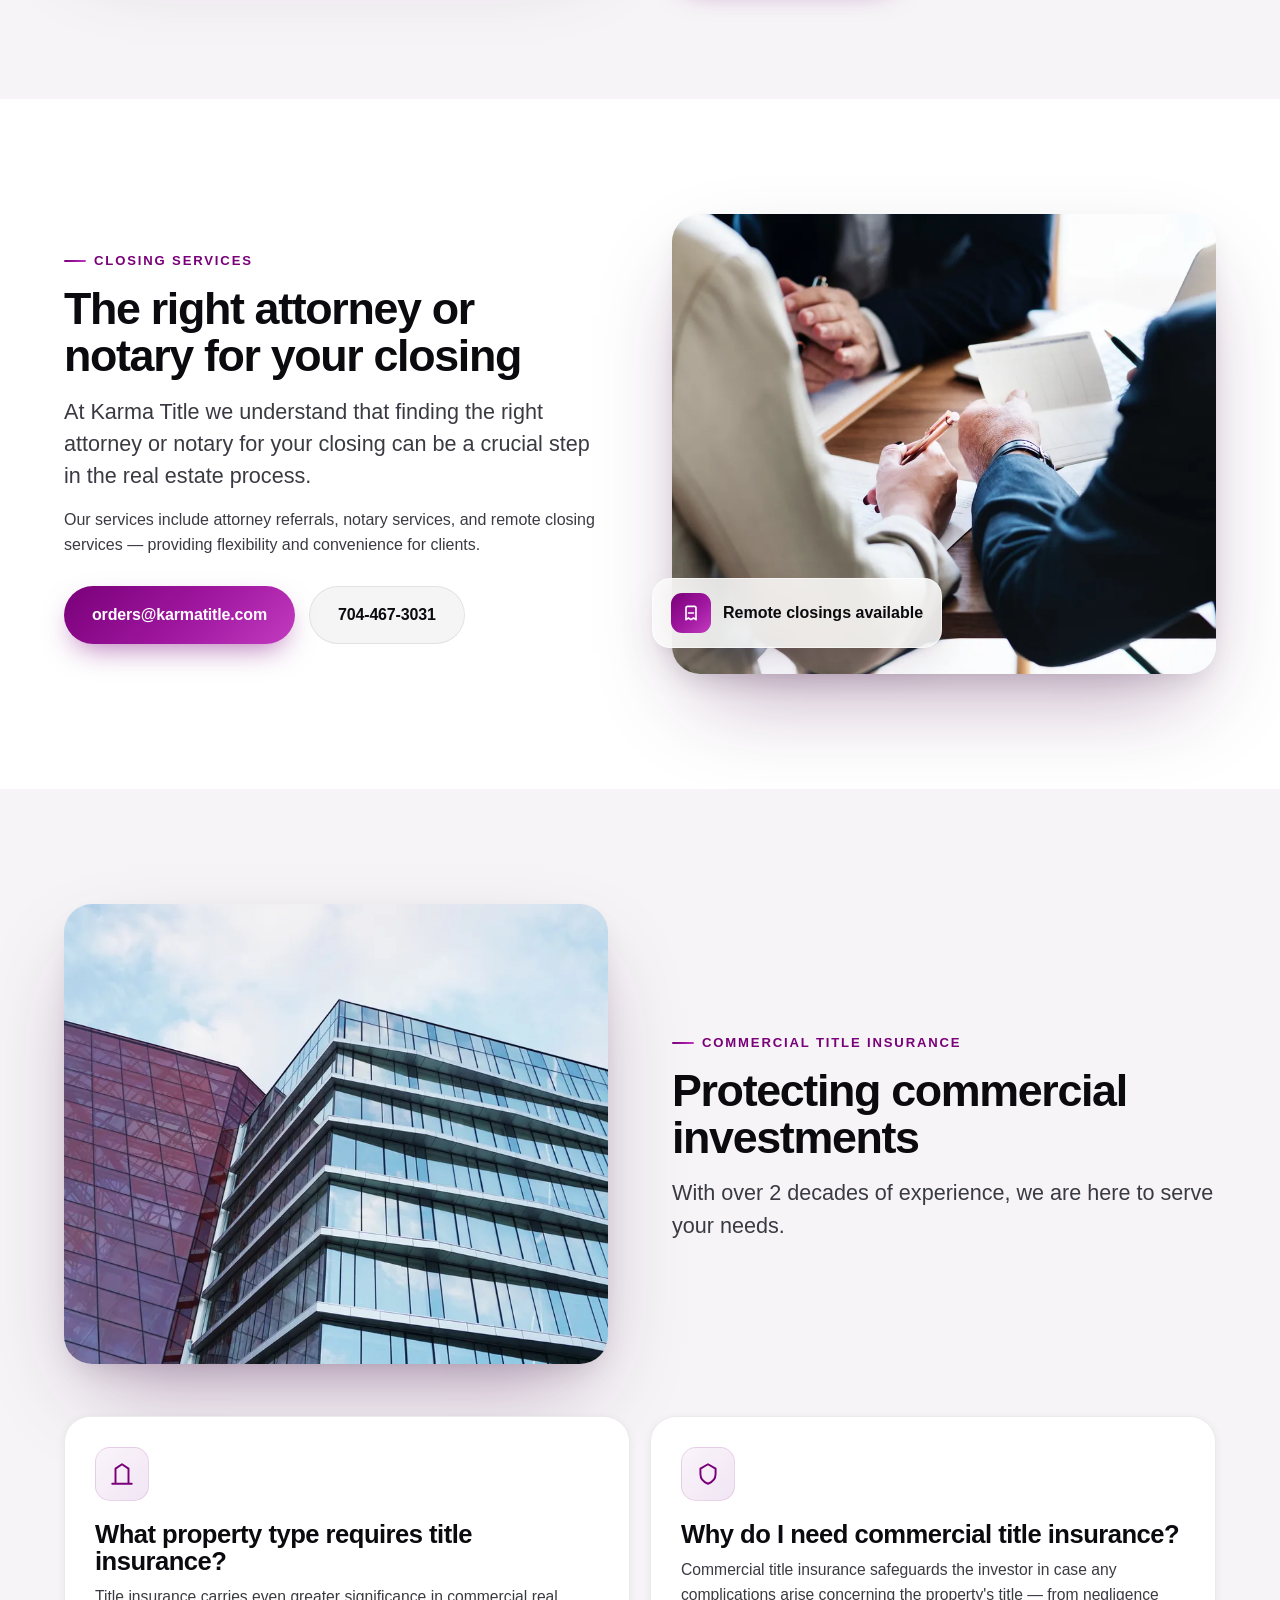
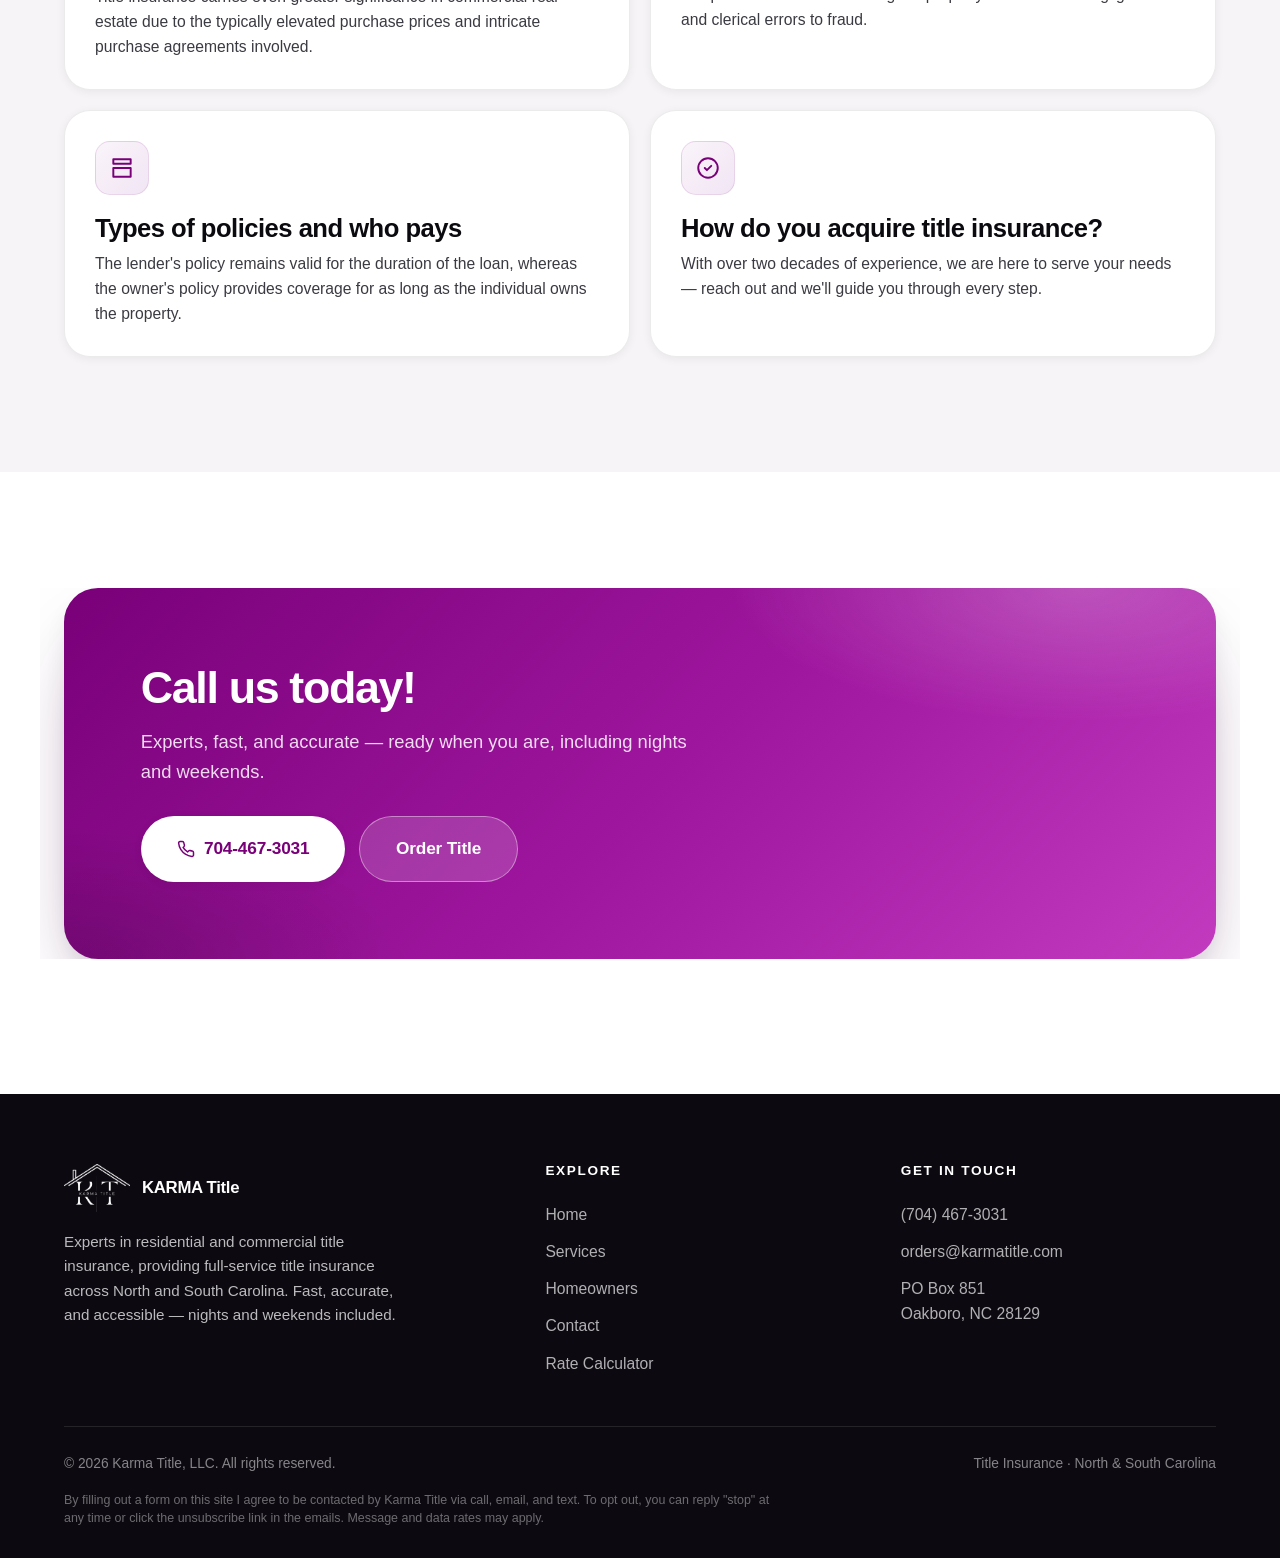
<file: services.html>
<!DOCTYPE html>
<html lang="en">
<head>
<meta charset="UTF-8" />
<meta name="viewport" content="width=device-width, initial-scale=1.0" />
<title>Services | Karma Title</title>
<meta name="description" content="Karma Title provides Title Insurance and Closing Services for Residential and Commercial Properties in North and South Carolina." />
<link rel="canonical" href="https://www.karmatitle.com/services" />
<meta property="og:title" content="Services | Karma Title" />
<link rel="icon" type="image/png" href="assets/img/favicon.png" />
<link rel="stylesheet" href="assets/css/styles.css" />
</head>
<body>

<header class="header">
  <div class="wrap nav">
    <a href="index.html" class="brand" aria-label="Karma Title home">
      <img src="assets/img/logo.png" alt="Karma Title logo" />
      <span class="brand-name">KARMA <b>Title</b></span>
    </a>
    <nav class="nav-links" aria-label="Primary">
      <a href="index.html">Home</a>
      <a href="services.html" class="active">Services</a>
      <a href="homeowners.html">Homeowners</a>
      <a href="contact.html">Contact</a>
    </nav>
    <div class="nav-cta">
      <a href="mailto:orders@karmatitle.com?subject=Karma%20Title%20Order" class="btn btn-primary btn-desktop">Order Title</a>
      <button class="nav-toggle" aria-label="Toggle menu" aria-expanded="false"><span></span></button>
    </div>
  </div>
</header>
<div class="mobile-menu" aria-hidden="true">
  <a href="index.html">Home</a>
  <a href="services.html">Services</a>
  <a href="homeowners.html">Homeowners</a>
  <a href="contact.html">Contact</a>
  <a href="mailto:orders@karmatitle.com?subject=Karma%20Title%20Order" class="btn btn-primary">Order Title</a>
</div>

<main>

<!-- PAGE HERO -->
<section class="page-hero">
  <div class="page-hero-bg"></div>
  <div class="wrap">
    <div class="breadcrumb reveal"><a href="index.html">Home</a> / Services</div>
    <span class="eyebrow reveal">Our Services</span>
    <h1 class="h1 reveal d1" style="margin-top:14px;max-width:820px;">A trusted partner for all your <span class="gradient-text">title insurance</span> needs</h1>
    <p class="lead reveal d2">When it comes to real estate transactions, having a reliable title service is crucial. Karma Title stands out as a trusted partner for all your title insurance needs. We are <b>experts, fast, and accurate.</b></p>
  </div>
</section>

<!-- SERVICE CATEGORY CARDS -->
<section class="section-pad" style="padding-top:48px;">
  <div class="wrap">
    <div class="cards c-3">
      <a href="#residential" class="card reveal" data-tilt style="transform-style:preserve-3d;">
        <div class="ic"><svg viewBox="0 0 24 24" fill="none" stroke="currentColor" stroke-width="1.8"><path d="M3 11l9-8 9 8" stroke-linecap="round" stroke-linejoin="round"/><path d="M5 10v10h14V10" stroke-linecap="round" stroke-linejoin="round"/><path d="M10 20v-6h4v6" stroke-linecap="round" stroke-linejoin="round"/></svg></div>
        <h3 class="h3">Residential Title</h3>
        <p>Residential and land title insurance for homebuyers and owners across the Carolinas.</p>
      </a>
      <a href="#commercial" class="card reveal d1" data-tilt style="transform-style:preserve-3d;">
        <div class="ic"><svg viewBox="0 0 24 24" fill="none" stroke="currentColor" stroke-width="1.8"><path d="M3 21h18M6 21V7l6-4 6 4v14" stroke-linecap="round" stroke-linejoin="round"/><path d="M9 9h.01M12 9h.01M15 9h.01M9 13h.01M12 13h.01M15 13h.01" stroke-linecap="round"/></svg></div>
        <h3 class="h3">Commercial Title</h3>
        <p>Coverage for higher-value properties with more intricate purchase agreements.</p>
      </a>
      <a href="#closing" class="card reveal d2" data-tilt style="transform-style:preserve-3d;">
        <div class="ic"><svg viewBox="0 0 24 24" fill="none" stroke="currentColor" stroke-width="1.8"><path d="M9 12h6M9 16h4M8 4h8a2 2 0 012 2v14l-3-2-3 2-3-2-3 2V6a2 2 0 012-2z" stroke-linecap="round" stroke-linejoin="round"/></svg></div>
        <h3 class="h3">Closing Services</h3>
        <p>Attorney referrals, notary services, and remote closings for convenience.</p>
      </a>
    </div>
  </div>
</section>

<!-- RESIDENTIAL -->
<section id="residential" class="section-pad" style="background:var(--bg-soft);">
  <div class="wrap">
    <div class="split">
      <div class="split-media reveal">
        <div class="frame">
          <picture><source srcset="assets/img/residential.webp" type="image/webp" /><img src="assets/img/residential.jpg" alt="Residential home exterior" /></picture>
        </div>
      </div>
      <div class="split-copy reveal d1">
        <span class="eyebrow">Residential &amp; Land</span>
        <h2 class="h2" style="margin-top:14px;">Residential and land title insurance</h2>
        <p class="lead" style="margin-top:16px;">Karma Title is committed to delivering exceptional customer service and unparalleled speed with utmost precision.</p>
        <ul class="split-list">
          <li><span class="ck"><svg viewBox="0 0 24 24" fill="none" stroke="currentColor" stroke-width="3"><path d="M5 12l5 5 9-11" stroke-linecap="round" stroke-linejoin="round"/></svg></span>Experience &amp; trustworthy service</li>
          <li><span class="ck"><svg viewBox="0 0 24 24" fill="none" stroke="currentColor" stroke-width="3"><path d="M5 12l5 5 9-11" stroke-linecap="round" stroke-linejoin="round"/></svg></span>Fast, accurate, accessible and responsive</li>
          <li><span class="ck"><svg viewBox="0 0 24 24" fill="none" stroke="currentColor" stroke-width="3"><path d="M5 12l5 5 9-11" stroke-linecap="round" stroke-linejoin="round"/></svg></span>Available nights and weekends</li>
          <li><span class="ck"><svg viewBox="0 0 24 24" fill="none" stroke="currentColor" stroke-width="3"><path d="M5 12l5 5 9-11" stroke-linecap="round" stroke-linejoin="round"/></svg></span>Service all NC and SC counties</li>
          <li><span class="ck"><svg viewBox="0 0 24 24" fill="none" stroke="currentColor" stroke-width="3"><path d="M5 12l5 5 9-11" stroke-linecap="round" stroke-linejoin="round"/></svg></span>Extensive network to find prior policies</li>
          <li><span class="ck"><svg viewBox="0 0 24 24" fill="none" stroke="currentColor" stroke-width="3"><path d="M5 12l5 5 9-11" stroke-linecap="round" stroke-linejoin="round"/></svg></span>Able to resolve complex title issues</li>
        </ul>
        <div class="btn-group" style="margin-top:28px;">
          <a href="mailto:orders@karmatitle.com?subject=Karma%20Title%20Order" class="btn btn-primary">orders@karmatitle.com</a>
          <a href="tel:+17044673031" class="btn btn-ghost">704-467-3031</a>
        </div>
      </div>
    </div>
  </div>
</section>

<!-- CLOSING -->
<section id="closing" class="section-pad">
  <div class="wrap">
    <div class="split rev">
      <div class="split-media reveal">
        <div class="frame">
          <picture><source srcset="assets/img/closing.webp" type="image/webp" /><img src="assets/img/closing.jpg" alt="Signing a closing contract" /></picture>
        </div>
        <div class="badge float-anim slow">
          <div class="ic"><svg viewBox="0 0 24 24" fill="none" stroke="currentColor" stroke-width="2"><path d="M9 12h6M8 4h8a2 2 0 012 2v14l-3-2-3 2-3-2-3 2V6a2 2 0 012-2z" stroke-linecap="round" stroke-linejoin="round"/></svg></div>
          <span>Remote closings available</span>
        </div>
      </div>
      <div class="split-copy reveal d1">
        <span class="eyebrow">Closing Services</span>
        <h2 class="h2" style="margin-top:14px;">The right attorney or notary for your closing</h2>
        <p class="lead" style="margin-top:16px;">At Karma Title we understand that finding the right attorney or notary for your closing can be a crucial step in the real estate process.</p>
        <p style="margin-top:14px;color:var(--ink-soft);">Our services include attorney referrals, notary services, and remote closing services — providing flexibility and convenience for clients.</p>
        <div class="btn-group" style="margin-top:28px;">
          <a href="mailto:orders@karmatitle.com?subject=Karma%20Title%20Order" class="btn btn-primary">orders@karmatitle.com</a>
          <a href="tel:+17044673031" class="btn btn-ghost">704-467-3031</a>
        </div>
      </div>
    </div>
  </div>
</section>

<!-- COMMERCIAL -->
<section id="commercial" class="section-pad" style="background:var(--bg-soft);">
  <div class="wrap">
    <div class="split">
      <div class="split-media reveal">
        <div class="frame">
          <picture><source srcset="assets/img/commercial.webp" type="image/webp" /><img src="assets/img/commercial.jpg" alt="Modern commercial building" /></picture>
        </div>
      </div>
      <div class="split-copy reveal d1">
        <span class="eyebrow">Commercial Title Insurance</span>
        <h2 class="h2" style="margin-top:14px;">Protecting commercial investments</h2>
        <p class="lead" style="margin-top:16px;">With over 2 decades of experience, we are here to serve your needs.</p>
      </div>
    </div>

    <div class="cards c-2 reveal" style="margin-top:52px;">
      <div class="card">
        <div class="ic"><svg viewBox="0 0 24 24" fill="none" stroke="currentColor" stroke-width="1.8"><path d="M3 21h18M6 21V7l6-4 6 4v14" stroke-linecap="round" stroke-linejoin="round"/></svg></div>
        <h3 class="h3">What property type requires title insurance?</h3>
        <p>Title insurance carries even greater significance in commercial real estate due to the typically elevated purchase prices and intricate purchase agreements involved.</p>
      </div>
      <div class="card">
        <div class="ic"><svg viewBox="0 0 24 24" fill="none" stroke="currentColor" stroke-width="1.8"><path d="M12 3l7 4v5c0 4.5-3 7.5-7 9-4-1.5-7-4.5-7-9V7l7-4z" stroke-linejoin="round"/></svg></div>
        <h3 class="h3">Why do I need commercial title insurance?</h3>
        <p>Commercial title insurance safeguards the investor in case any complications arise concerning the property's title — from negligence and clerical errors to fraud.</p>
      </div>
      <div class="card">
        <div class="ic"><svg viewBox="0 0 24 24" fill="none" stroke="currentColor" stroke-width="1.8"><path d="M4 4h16v4H4zM4 12h16v8H4z" stroke-linejoin="round"/></svg></div>
        <h3 class="h3">Types of policies and who pays</h3>
        <p>The lender's policy remains valid for the duration of the loan, whereas the owner's policy provides coverage for as long as the individual owns the property.</p>
      </div>
      <div class="card">
        <div class="ic"><svg viewBox="0 0 24 24" fill="none" stroke="currentColor" stroke-width="1.8"><path d="M9 12l2 2 4-4" stroke-linecap="round" stroke-linejoin="round"/><circle cx="12" cy="12" r="9"/></svg></div>
        <h3 class="h3">How do you acquire title insurance?</h3>
        <p>With over two decades of experience, we are here to serve your needs — reach out and we'll guide you through every step.</p>
      </div>
    </div>
  </div>
</section>

<!-- CTA -->
<section class="section-pad">
  <div class="wrap cta-band reveal">
    <div class="cta-inner">
      <h2 class="h2">Call us today!</h2>
      <p>Experts, fast, and accurate — ready when you are, including nights and weekends.</p>
      <div class="btn-group">
        <a href="tel:+17044673031" class="btn btn-white btn-lg">
          <svg viewBox="0 0 24 24" fill="none" stroke="currentColor" stroke-width="2"><path d="M22 16.9v3a2 2 0 01-2.2 2 19.8 19.8 0 01-8.6-3 19.5 19.5 0 01-6-6 19.8 19.8 0 01-3-8.6A2 2 0 014.1 2h3a2 2 0 012 1.7c.1 1 .4 1.9.7 2.8a2 2 0 01-.4 2.1L8.1 9.9a16 16 0 006 6l1.3-1.3a2 2 0 012.1-.5c.9.3 1.8.6 2.8.7a2 2 0 011.7 2z" stroke-linejoin="round"/></svg>
          704-467-3031
        </a>
        <a href="mailto:orders@karmatitle.com?subject=Karma%20Title%20Order" class="btn btn-white btn-lg" style="background:rgba(255,255,255,.16);color:#fff;box-shadow:none;border:1px solid rgba(255,255,255,.4);">Order Title</a>
      </div>
    </div>
  </div>
</section>

</main>

<footer class="footer">
  <div class="wrap">
    <div class="footer-grid">
      <div class="footer-brand">
        <a href="index.html" class="brand"><img src="assets/img/logo.png" alt="Karma Title logo" /><span class="brand-name">KARMA Title</span></a>
        <p class="footer-about">Experts in residential and commercial title insurance, providing full-service title insurance across North and South Carolina. Fast, accurate, and accessible — nights and weekends included.</p>
      </div>
      <div class="footer-col">
        <h4>Explore</h4>
        <a href="index.html">Home</a>
        <a href="services.html">Services</a>
        <a href="homeowners.html">Homeowners</a>
        <a href="contact.html">Contact</a>
        <a href="https://rates.wfgnationaltitle.com/" target="_blank" rel="noopener">Rate Calculator</a>
      </div>
      <div class="footer-col">
        <h4>Get in touch</h4>
        <a href="tel:+17044673031">(704) 467-3031</a>
        <a href="mailto:orders@karmatitle.com">orders@karmatitle.com</a>
        <p>PO Box 851<br/>Oakboro, NC 28129</p>
      </div>
    </div>
    <div class="footer-bottom">
      <span>© <span id="year">2026</span> Karma Title, LLC. All rights reserved.</span>
      <span>Title Insurance · North &amp; South Carolina</span>
    </div>
    <p class="footer-legal">By filling out a form on this site I agree to be contacted by Karma Title via call, email, and text. To opt out, you can reply "stop" at any time or click the unsubscribe link in the emails. Message and data rates may apply.</p>
  </div>
</footer>

<script src="assets/js/main.js"></script>
</body>
</html>
</file>
<file: assets/css/styles.css>
/* ==========================================================================
   Karma Title — Design System
   Apple-inspired aesthetic · deep-purple brand · floating dynamic cards
   ========================================================================== */

:root {
  /* Brand */
  --purple:        #790079;   /* logo wordmark + roofline */
  --purple-bright: #a017a0;
  --purple-light:  #b263b2;
  --purple-050:    #faf4fa;
  --purple-100:    #f3e6f3;

  --ink:      #0b0b0f;        /* near-black text */
  --ink-soft: #3a3a42;
  --muted:    #6b6b76;
  --line:     rgba(11,11,15,.08);

  --bg:       #ffffff;
  --bg-soft:  #f6f4f7;
  --bg-tint:  #faf7fb;
  --card:     rgba(255,255,255,.72);

  /* Effects */
  --radius:    26px;
  --radius-sm: 16px;
  --shadow-sm: 0 2px 10px rgba(20,10,25,.06);
  --shadow:    0 18px 50px -18px rgba(60,10,60,.28), 0 6px 18px -8px rgba(20,10,25,.12);
  --shadow-lg: 0 40px 90px -30px rgba(70,5,70,.42), 0 12px 30px -12px rgba(20,10,25,.16);
  --glass:     saturate(180%) blur(20px);

  --grad:  linear-gradient(135deg, #790079 0%, #a017a0 55%, #c23bbf 100%);
  --grad-soft: linear-gradient(135deg, #faf4fa 0%, #f1e5f4 100%);

  --font: -apple-system, BlinkMacSystemFont, "SF Pro Display", "Segoe UI",
          "Inter", Roboto, Helvetica, Arial, sans-serif;

  --maxw: 1200px;
  --ease: cubic-bezier(.22,.61,.36,1);
}

/* ---------- Reset ---------- */
*,*::before,*::after { box-sizing: border-box; }
* { margin: 0; padding: 0; }
html { scroll-behavior: smooth; -webkit-text-size-adjust: 100%; scroll-padding-top: 90px; }
body {
  font-family: var(--font);
  color: var(--ink);
  background: var(--bg);
  line-height: 1.6;
  -webkit-font-smoothing: antialiased;
  text-rendering: optimizeLegibility;
  overflow-x: hidden;
}
img { max-width: 100%; display: block; }
a { color: inherit; text-decoration: none; }
ul { list-style: none; }
button { font-family: inherit; cursor: pointer; border: none; background: none; }

/* ---------- Layout ---------- */
.wrap { width: 100%; max-width: var(--maxw); margin-inline: auto; padding-inline: 24px; }
section { position: relative; }
.section-pad { padding: clamp(64px, 9vw, 130px) 0; }

/* ---------- Typography ---------- */
h1,h2,h3,h4 { line-height: 1.05; letter-spacing: -.03em; font-weight: 700; color: var(--ink); }
.display {
  font-size: clamp(2.6rem, 7vw, 5.2rem);
  font-weight: 700; letter-spacing: -.045em; line-height: .98;
}
.h1 { font-size: clamp(2.1rem, 4.6vw, 3.4rem); }
.h2 { font-size: clamp(1.8rem, 3.6vw, 2.8rem); }
.h3 { font-size: clamp(1.25rem, 2vw, 1.6rem); letter-spacing: -.02em; }
.eyebrow {
  display: inline-flex; align-items: center; gap: 8px;
  font-size: .82rem; font-weight: 650; letter-spacing: .14em;
  text-transform: uppercase; color: var(--purple);
}
.eyebrow::before { content: ""; width: 22px; height: 2px; background: var(--grad); border-radius: 2px; }
.lead { font-size: clamp(1.05rem, 1.7vw, 1.35rem); color: var(--ink-soft); line-height: 1.5; }
.muted { color: var(--muted); }
.center { text-align: center; }
.center .eyebrow { justify-content: center; }
.gradient-text {
  background: var(--grad); -webkit-background-clip: text; background-clip: text; color: transparent;
}
.section-head { max-width: 720px; margin-bottom: clamp(36px,5vw,64px); }
.section-head.center { margin-inline: auto; }
.section-head p { margin-top: 18px; }

/* ---------- Buttons ---------- */
.btn {
  display: inline-flex; align-items: center; justify-content: center; gap: 9px;
  padding: 15px 28px; border-radius: 100px; font-weight: 600; font-size: 1rem;
  letter-spacing: -.01em; transition: transform .35s var(--ease), box-shadow .35s var(--ease), background .3s;
  will-change: transform;
}
.btn svg { width: 18px; height: 18px; }
.btn-primary { background: var(--grad); color: #fff; box-shadow: 0 12px 30px -10px rgba(121,0,121,.6); }
.btn-primary:hover { transform: translateY(-3px); box-shadow: 0 20px 42px -12px rgba(121,0,121,.72); }
.btn-ghost { background: rgba(11,11,15,.04); color: var(--ink); border: 1px solid var(--line); }
.btn-ghost:hover { background: rgba(11,11,15,.07); transform: translateY(-3px); }
.btn-white { background: #fff; color: var(--purple); box-shadow: var(--shadow-sm); }
.btn-white:hover { transform: translateY(-3px); box-shadow: var(--shadow); }
.btn-lg { padding: 18px 36px; font-size: 1.08rem; }

.btn-group { display: flex; flex-wrap: wrap; gap: 14px; }

/* ---------- Header / Nav ---------- */
.header {
  position: fixed; inset: 0 0 auto 0; z-index: 100;
  transition: background .4s, box-shadow .4s, backdrop-filter .4s;
  padding: 14px 0;
}
.header.scrolled {
  background: rgba(255,255,255,.72);
  backdrop-filter: var(--glass); -webkit-backdrop-filter: var(--glass);
  box-shadow: 0 1px 0 var(--line), 0 10px 30px -20px rgba(20,10,25,.5);
}
.nav { display: flex; align-items: center; justify-content: space-between; gap: 24px; }
.brand { display: flex; align-items: center; gap: 12px; font-weight: 700; letter-spacing: -.02em; }
.brand img { height: 44px; width: auto; }
.brand-name { font-size: 1.05rem; }
.brand-name b { color: var(--purple); }
.nav-links { display: flex; align-items: center; gap: 4px; }
.nav-links a {
  padding: 9px 16px; border-radius: 100px; font-weight: 550; font-size: .96rem;
  color: var(--ink-soft); transition: color .25s, background .25s;
}
.nav-links a:hover, .nav-links a.active { color: var(--purple); background: var(--purple-100); }
.nav-cta { display: flex; align-items: center; gap: 10px; }
.mobile-menu { display: none; }
.nav-toggle { display: none; width: 44px; height: 44px; border-radius: 12px; align-items: center; justify-content: center; }
.nav-toggle span { display: block; width: 22px; height: 2px; background: var(--ink); position: relative; transition: .3s; }
.nav-toggle span::before, .nav-toggle span::after { content:""; position: absolute; left: 0; width: 22px; height: 2px; background: var(--ink); transition: .3s; }
.nav-toggle span::before { top: -7px; } .nav-toggle span::after { top: 7px; }
body.menu-open .nav-toggle span { background: transparent; }
body.menu-open .nav-toggle span::before { top: 0; transform: rotate(45deg); }
body.menu-open .nav-toggle span::after { top: 0; transform: rotate(-45deg); }

/* ---------- Hero ---------- */
.hero { position: relative; padding-top: 150px; padding-bottom: 60px; overflow: hidden; }
.hero-bg {
  position: absolute; inset: 0; z-index: -2;
  background:
    radial-gradient(60% 55% at 82% 8%, rgba(160,23,160,.16), transparent 60%),
    radial-gradient(55% 50% at 6% 92%, rgba(121,0,121,.12), transparent 60%),
    linear-gradient(180deg, #fff 0%, var(--bg-tint) 100%);
}
.hero-grid {
  display: grid; grid-template-columns: 1.05fr .95fr; gap: clamp(30px,5vw,64px); align-items: center;
}
.hero h1 { margin-bottom: 22px; }
.hero .lead { max-width: 540px; margin-bottom: 34px; }
.hero-tag {
  display:inline-flex; align-items:center; gap:10px; margin-bottom: 26px;
  padding: 8px 16px 8px 8px; border-radius: 100px; background: rgba(255,255,255,.7);
  border: 1px solid var(--line); box-shadow: var(--shadow-sm); font-size: .9rem; font-weight: 550; color: var(--ink-soft);
  backdrop-filter: var(--glass);
}
.hero-tag b { display:inline-flex; align-items:center; padding: 4px 11px; border-radius: 100px; background: var(--grad); color:#fff; font-size:.78rem; letter-spacing:.03em; }

/* Hero floating visual */
.hero-visual { position: relative; height: clamp(380px, 46vw, 560px); }
.hero-photo {
  position: absolute; inset: 0; border-radius: 30px; overflow: hidden;
  box-shadow: var(--shadow-lg);
}
.hero-photo img { width: 100%; height: 100%; object-fit: cover; }
.float-card {
  position: absolute; background: rgba(255,255,255,.82); backdrop-filter: var(--glass); -webkit-backdrop-filter: var(--glass);
  border: 1px solid rgba(255,255,255,.6); border-radius: 20px; padding: 16px 18px;
  box-shadow: var(--shadow); display: flex; align-items: center; gap: 12px;
}
.float-card .ic { width: 42px; height: 42px; border-radius: 12px; background: var(--grad); display:grid; place-items:center; flex:none; }
.float-card .ic svg { width: 22px; height: 22px; color:#fff; }
.float-card .t { font-weight: 700; font-size: 1.02rem; line-height: 1.1; }
.float-card .s { font-size: .8rem; color: var(--muted); }
.fc-1 { top: 8%; left: -6%; }
.fc-2 { bottom: 12%; right: -7%; }
.fc-3 { bottom: -4%; left: 12%; }

/* Trust strip — always 3 across */
.trust { display: grid; grid-template-columns: repeat(3, auto); justify-content: start; align-items: center; margin-top: 46px; }
.trust .stat { display: flex; flex-direction: column; padding: 0 clamp(14px,2.2vw,30px); }
.trust .stat:first-child { padding-left: 0; }
.trust .stat:not(:first-child) { border-left: 1px solid var(--line); }
.trust .stat b { font-size: clamp(1.15rem,2.1vw,1.85rem); letter-spacing: -.03em; color: var(--ink); white-space: nowrap; }
.trust .stat span { font-size: clamp(.74rem,1vw,.86rem); color: var(--muted); }
.trust .divider { display: none; }

/* ---------- Cards grid ---------- */
.cards { display: grid; gap: 20px; }
.cards.c-2 { grid-template-columns: repeat(2,1fr); }
.cards.c-3 { grid-template-columns: repeat(3,1fr); }
.cards.c-4 { grid-template-columns: repeat(4,1fr); }

.card {
  position: relative; background: #fff; border: 1px solid var(--line);
  border-radius: var(--radius); padding: 30px; overflow: hidden;
  transition: transform .5s var(--ease), box-shadow .5s var(--ease), border-color .5s;
  box-shadow: var(--shadow-sm); will-change: transform;
}
.card:hover { transform: translateY(-8px); box-shadow: var(--shadow); border-color: rgba(121,0,121,.18); }
.card .ic {
  width: 54px; height: 54px; border-radius: 15px; display: grid; place-items: center;
  background: var(--grad-soft); border: 1px solid rgba(121,0,121,.12); margin-bottom: 20px;
}
.card .ic svg { width: 26px; height: 26px; color: var(--purple); }
.card h3 { margin-bottom: 9px; }
.card p { color: var(--ink-soft); font-size: .98rem; }
.card::after {
  content:""; position:absolute; inset:0; border-radius: inherit; pointer-events:none;
  background: radial-gradient(120% 80% at 100% 0%, rgba(160,23,160,.06), transparent 55%);
  opacity: 0; transition: opacity .5s;
}
.card:hover::after { opacity: 1; }

/* feature card (with number) */
.card .num { position: absolute; top: 22px; right: 26px; font-size: 1rem; font-weight: 700; color: var(--purple-light); opacity:.5; }

/* ---------- Feature split (image + text) ---------- */
.split { display: grid; grid-template-columns: 1fr 1fr; gap: clamp(32px,5vw,72px); align-items: center; }
.split.rev .split-media { order: 2; }
.split-media { position: relative; }
.split-media .frame {
  border-radius: 28px; overflow: hidden; box-shadow: var(--shadow-lg); position: relative;
}
.split-media .frame img { width: 100%; height: clamp(300px,38vw,460px); object-fit: cover; }
.split-media .badge {
  position:absolute; left: -20px; bottom: 26px; background: rgba(255,255,255,.85); backdrop-filter: var(--glass);
  border: 1px solid rgba(255,255,255,.6); border-radius: 18px; padding: 14px 18px; box-shadow: var(--shadow);
  display:flex; align-items:center; gap: 12px; font-weight: 650;
}
.split-media .badge .ic { width: 40px; height:40px; border-radius: 11px; background: var(--grad); display:grid; place-items:center; }
.split-media .badge .ic svg { width: 20px; height:20px; color:#fff; }
.split-list { display: grid; gap: 12px; margin-top: 26px; }
.split-list li { display: flex; gap: 12px; align-items: flex-start; font-size: 1.02rem; color: var(--ink-soft); }
.split-list li .ck {
  flex: none; width: 24px; height: 24px; border-radius: 50%; background: var(--purple-100);
  display: grid; place-items: center; margin-top: 2px;
}
.split-list li .ck svg { width: 13px; height: 13px; color: var(--purple); }

/* ---------- Why-choose pill grid ---------- */
.why-grid { display: grid; grid-template-columns: repeat(4,1fr); gap: 16px; }
.why-item {
  background: #fff; border: 1px solid var(--line); border-radius: 20px; padding: 24px;
  transition: transform .5s var(--ease), box-shadow .5s var(--ease); box-shadow: var(--shadow-sm);
}
.why-item:hover { transform: translateY(-6px); box-shadow: var(--shadow); }
.why-item .ic { width: 46px; height: 46px; border-radius: 13px; background: var(--grad-soft); display:grid; place-items:center; margin-bottom: 16px; }
.why-item .ic svg { width: 23px; height:23px; color: var(--purple); }
.why-item b { display:block; font-size: 1.05rem; letter-spacing: -.02em; }

/* ---------- CTA band ---------- */
.cta-band { position: relative; overflow: hidden; }
.cta-inner {
  background: var(--grad); border-radius: 34px; padding: clamp(44px,6vw,80px);
  color: #fff; position: relative; overflow: hidden; box-shadow: var(--shadow-lg);
}
.cta-inner::before {
  content:""; position:absolute; inset:0;
  background: radial-gradient(50% 60% at 88% 0%, rgba(255,255,255,.22), transparent 60%),
              radial-gradient(50% 60% at 0% 100%, rgba(0,0,0,.18), transparent 60%);
}
.cta-inner > * { position: relative; }
.cta-inner h2 { color: #fff; }
.cta-inner p { color: rgba(255,255,255,.86); font-size: 1.15rem; margin: 16px 0 30px; max-width: 560px; }
.cta-phone { display:inline-flex; align-items:center; gap:10px; font-size: clamp(1.5rem,3vw,2.1rem); font-weight:700; letter-spacing:-.03em; color:#fff; }

/* ---------- Partner ---------- */
.partner {
  display:flex; flex-direction: column; align-items:center; gap: 26px; text-align:center;
}
.partner-logo { background:#fff; border:1px solid var(--line); border-radius: 22px; padding: 28px 44px; box-shadow: var(--shadow-sm); }
.partner-logo img { height: 60px; width:auto; }

/* ---------- Accordion (homeowners education) ---------- */
.accordion { display: grid; gap: 14px; max-width: 860px; margin-inline:auto; }
.acc-item { border: 1px solid var(--line); border-radius: 20px; background:#fff; overflow: hidden; transition: box-shadow .4s, border-color .4s; }
.acc-item.open { box-shadow: var(--shadow); border-color: rgba(121,0,121,.16); }
.acc-head { width:100%; display:flex; align-items:center; justify-content:space-between; gap:20px; padding: 22px 26px; text-align:left; }
.acc-head span { font-weight: 650; font-size: 1.08rem; letter-spacing:-.02em; color: var(--ink); }
.acc-ico { flex:none; width: 30px; height:30px; border-radius:50%; background: var(--purple-100); display:grid; place-items:center; transition: transform .4s var(--ease), background .3s; }
.acc-ico svg { width:15px; height:15px; color: var(--purple); }
.acc-item.open .acc-ico { transform: rotate(45deg); background: var(--grad); }
.acc-item.open .acc-ico svg { color:#fff; }
.acc-body { max-height: 0; overflow: hidden; transition: max-height .5s var(--ease); }
.acc-body-inner { padding: 0 26px 24px; color: var(--ink-soft); }
.acc-body-inner ul { display:grid; gap:8px; margin-top: 12px; }
.acc-body-inner ul li { display:flex; gap:10px; align-items:flex-start; }
.acc-body-inner ul li::before { content:""; flex:none; width:7px; height:7px; margin-top:9px; border-radius:50%; background: var(--purple); }

/* ---------- Contact ---------- */
.contact-grid { display:grid; grid-template-columns: 1fr 1fr; gap: clamp(28px,4vw,56px); align-items:start; }
.info-card { background:#fff; border:1px solid var(--line); border-radius: var(--radius); padding: 30px; box-shadow: var(--shadow-sm); }
.info-row { display:flex; gap:16px; align-items:flex-start; padding: 18px 0; border-bottom: 1px solid var(--line); }
.info-row:last-child { border-bottom: none; }
.info-row .ic { flex:none; width: 46px; height:46px; border-radius: 13px; background: var(--grad-soft); display:grid; place-items:center; }
.info-row .ic svg { width:22px; height:22px; color: var(--purple); }
.info-row b { display:block; font-size: .82rem; text-transform: uppercase; letter-spacing: .1em; color: var(--muted); margin-bottom: 3px; font-weight: 650; }
.info-row a, .info-row p { font-size: 1.08rem; color: var(--ink); font-weight: 550; }
.info-row .sub { font-size: .92rem; color: var(--muted); font-weight: 400; margin-top: 2px; }

.form-card { background:#fff; border:1px solid var(--line); border-radius: var(--radius); padding: 30px; box-shadow: var(--shadow); }
.field { margin-bottom: 16px; }
.field label { display:block; font-size:.86rem; font-weight:600; margin-bottom:7px; color: var(--ink-soft); }
.field input, .field textarea, .field select {
  width: 100%; padding: 14px 16px; border-radius: 14px; border: 1px solid var(--line);
  background: var(--bg-soft); font-family: inherit; font-size: 1rem; color: var(--ink); transition: border-color .25s, background .25s, box-shadow .25s;
}
.field input:focus, .field textarea:focus, .field select:focus {
  outline: none; border-color: var(--purple-light); background:#fff; box-shadow: 0 0 0 4px rgba(121,0,121,.1);
}
.field textarea { min-height: 120px; resize: vertical; }
.form-note { font-size: .8rem; color: var(--muted); margin-top: 6px; line-height: 1.45; }
.form-ok { display:none; padding: 16px; border-radius: 14px; background: var(--purple-100); color: var(--purple); font-weight:600; text-align:center; margin-top: 14px; }
.form-ok.show { display:block; }

/* Contact reach cards (no form) */
.reach { display: grid; gap: 14px; }
.reach-card {
  display: flex; align-items: center; gap: 16px; padding: 18px 20px;
  background: rgba(255,255,255,.14); border: 1px solid rgba(255,255,255,.28);
  border-radius: 18px; backdrop-filter: var(--glass); -webkit-backdrop-filter: var(--glass);
  transition: background .3s var(--ease), transform .3s var(--ease); color: #fff;
}
.reach-card:hover { background: rgba(255,255,255,.22); transform: translateY(-3px); }
.reach-ic { flex: none; width: 48px; height: 48px; border-radius: 13px; background: rgba(255,255,255,.9); display: grid; place-items: center; }
.reach-ic svg { width: 24px; height: 24px; color: var(--purple); }
.reach-card span { display: block; font-size: .8rem; text-transform: uppercase; letter-spacing: .1em; color: rgba(255,255,255,.75); font-weight: 600; }
.reach-card b { display: block; font-size: clamp(1rem,1.5vw,1.15rem); letter-spacing: -.02em; color: #fff; overflow-wrap: anywhere; }

/* ---------- Page hero (inner pages) ---------- */
.page-hero { padding-top: 150px; padding-bottom: 20px; position: relative; overflow: hidden; }
.page-hero-bg { position:absolute; inset:0; z-index:-1;
  background: radial-gradient(50% 60% at 85% 0%, rgba(160,23,160,.14), transparent 60%), linear-gradient(180deg,#fff, var(--bg-tint)); }
.page-hero .lead { max-width: 640px; margin-top: 18px; }
.breadcrumb { font-size:.86rem; color: var(--muted); margin-bottom: 18px; }
.breadcrumb a:hover { color: var(--purple); }

/* ---------- Footer ---------- */
.footer { background: #0c0910; color: rgba(255,255,255,.72); padding: 70px 0 30px; margin-top: 20px; }
.footer-grid { display:grid; grid-template-columns: 1.4fr 1fr 1fr; gap: 40px; padding-bottom: 44px; border-bottom: 1px solid rgba(255,255,255,.1); }
.footer .brand-name { color:#fff; }
.footer .brand img { height: 48px; filter: brightness(0) invert(1); }
.footer-about { max-width: 340px; margin-top: 18px; font-size: .95rem; line-height: 1.6; }
.footer h4 { color:#fff; font-size:.85rem; text-transform:uppercase; letter-spacing:.12em; margin-bottom: 18px; font-weight: 650; }
.footer-col a, .footer-col p { display:block; color: rgba(255,255,255,.68); padding: 6px 0; font-size:.98rem; transition: color .25s; }
.footer-col a:hover { color:#fff; }
.footer-bottom { display:flex; flex-wrap:wrap; gap: 14px; justify-content: space-between; align-items:center; padding-top: 26px; font-size:.86rem; color: rgba(255,255,255,.5); }
.footer-legal { max-width: 720px; font-size:.78rem; color: rgba(255,255,255,.4); line-height:1.5; margin-top: 16px; }

/* ---------- Scroll reveal ---------- */
.reveal { opacity: 0; transform: translateY(28px); transition: opacity .8s var(--ease), transform .8s var(--ease); }
.reveal.in { opacity: 1; transform: none; }
.reveal.d1 { transition-delay: .08s; } .reveal.d2 { transition-delay: .16s; }
.reveal.d3 { transition-delay: .24s; } .reveal.d4 { transition-delay: .32s; }

/* floating idle animation */
@keyframes floaty { 0%,100% { transform: translateY(0); } 50% { transform: translateY(-12px); } }
.float-anim { animation: floaty 6s ease-in-out infinite; }
.float-anim.slow { animation-duration: 8s; }
.float-anim.delay { animation-delay: -3s; }

@media (prefers-reduced-motion: reduce) {
  * { animation: none !important; scroll-behavior: auto !important; }
  .reveal { opacity:1; transform:none; }
}

/* ---------- Responsive ---------- */
@media (max-width: 980px) {
  .hero-grid { grid-template-columns: 1fr; }
  .hero-visual { height: 420px; margin-top: 20px; }
  .split, .split.rev { grid-template-columns: 1fr; }
  .split.rev .split-media { order: 0; }
  .contact-grid { grid-template-columns: 1fr; }
  .cards.c-4, .why-grid { grid-template-columns: repeat(2,1fr); }
  .cards.c-3 { grid-template-columns: repeat(2,1fr); }
  .footer-grid { grid-template-columns: 1fr 1fr; }
  .footer-brand { grid-column: 1 / -1; }
}
@media (max-width: 760px) {
  .nav-links, .nav-cta .btn-desktop { display: none; }
  .nav-toggle { display: flex; }
  .mobile-menu {
    position: fixed; inset: 0; z-index: 99; background: rgba(255,255,255,.98); backdrop-filter: var(--glass);
    display: flex; flex-direction: column; justify-content: center; gap: 8px; padding: 40px;
    opacity: 0; pointer-events: none; transition: opacity .35s;
  }
  body.menu-open .mobile-menu { opacity: 1; pointer-events: auto; }
  .mobile-menu a:not(.btn) { font-size: 1.5rem; font-weight: 650; padding: 12px 0; color: var(--ink); letter-spacing:-.02em; }
  .mobile-menu a:not(.btn):hover { color: var(--purple); }
  .mobile-menu a.btn-primary { color: #fff; }
  .mobile-menu .btn { margin-top: 16px; font-size: 1.1rem; }
  .fc-1 { left: 0; } .fc-2 { right: 0; } .fc-3 { left: 6%; }
  .float-card { padding: 12px 14px; }
  .cards.c-2, .cards.c-3, .cards.c-4, .why-grid { grid-template-columns: 1fr; }
  .footer-grid { grid-template-columns: 1fr; }
  .trust { margin-top: 34px; }
  .trust .stat { padding: 0 10px; }
  .trust .stat b { font-size: 1.02rem; }
  .trust .stat span { font-size: .68rem; }
  .split-media .badge { left: 10px; }
}
@media (max-width: 400px) { .fc-2 { display:none; } }
</file>
